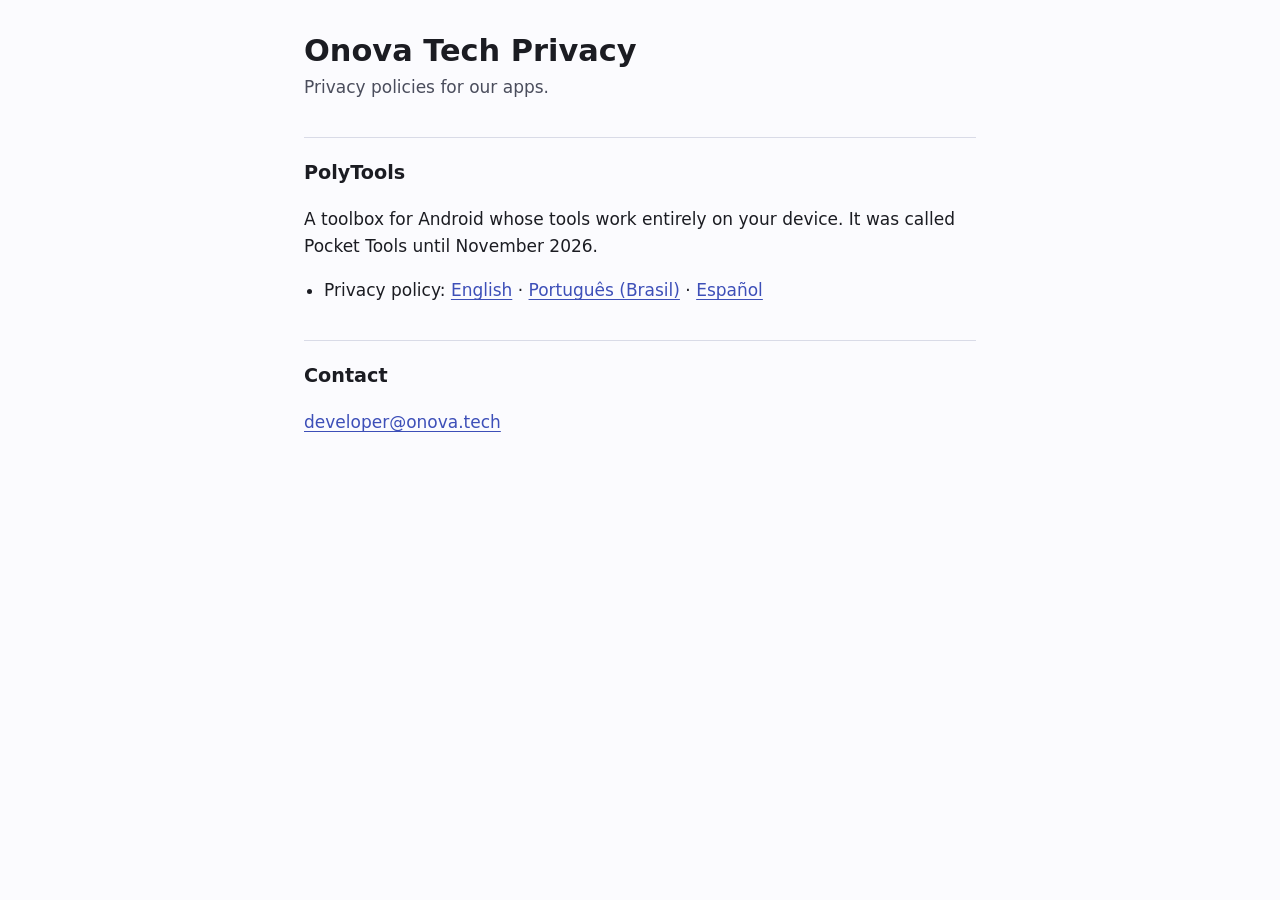
<file: index.html>
<!doctype html>
<html lang="en">
<head>
  <meta charset="utf-8">
  <meta name="viewport" content="width=device-width, initial-scale=1">
  <title>Onova Tech Privacy</title>
  <meta name="description" content="Privacy policies for Onova Tech apps.">
  <link rel="icon" href="/favicon.ico" sizes="32x32">
  <link rel="icon" href="/favicon.svg" type="image/svg+xml">
  <link rel="apple-touch-icon" href="/apple-touch-icon.png">
  <link rel="stylesheet" href="/style.css">
</head>
<body>
<main>
  <h1>Onova Tech Privacy</h1>
  <p class="updated">Privacy policies for our apps.</p>

  <h2>PolyTools</h2>
  <p>A toolbox for Android whose tools work entirely on your device. It was called Pocket Tools until
    November 2026.</p>
  <ul>
    <li>Privacy policy:
      <a href="/polytools/">English</a> ·
      <a href="/polytools/pt-br/" hreflang="pt-BR" lang="pt-BR">Português (Brasil)</a> ·
      <a href="/polytools/es/" hreflang="es" lang="es">Español</a></li>
  </ul>

  <h2>Contact</h2>
  <p><a href="mailto:developer@onova.tech">developer@onova.tech</a></p>
</main>
</body>
</html>
</file>
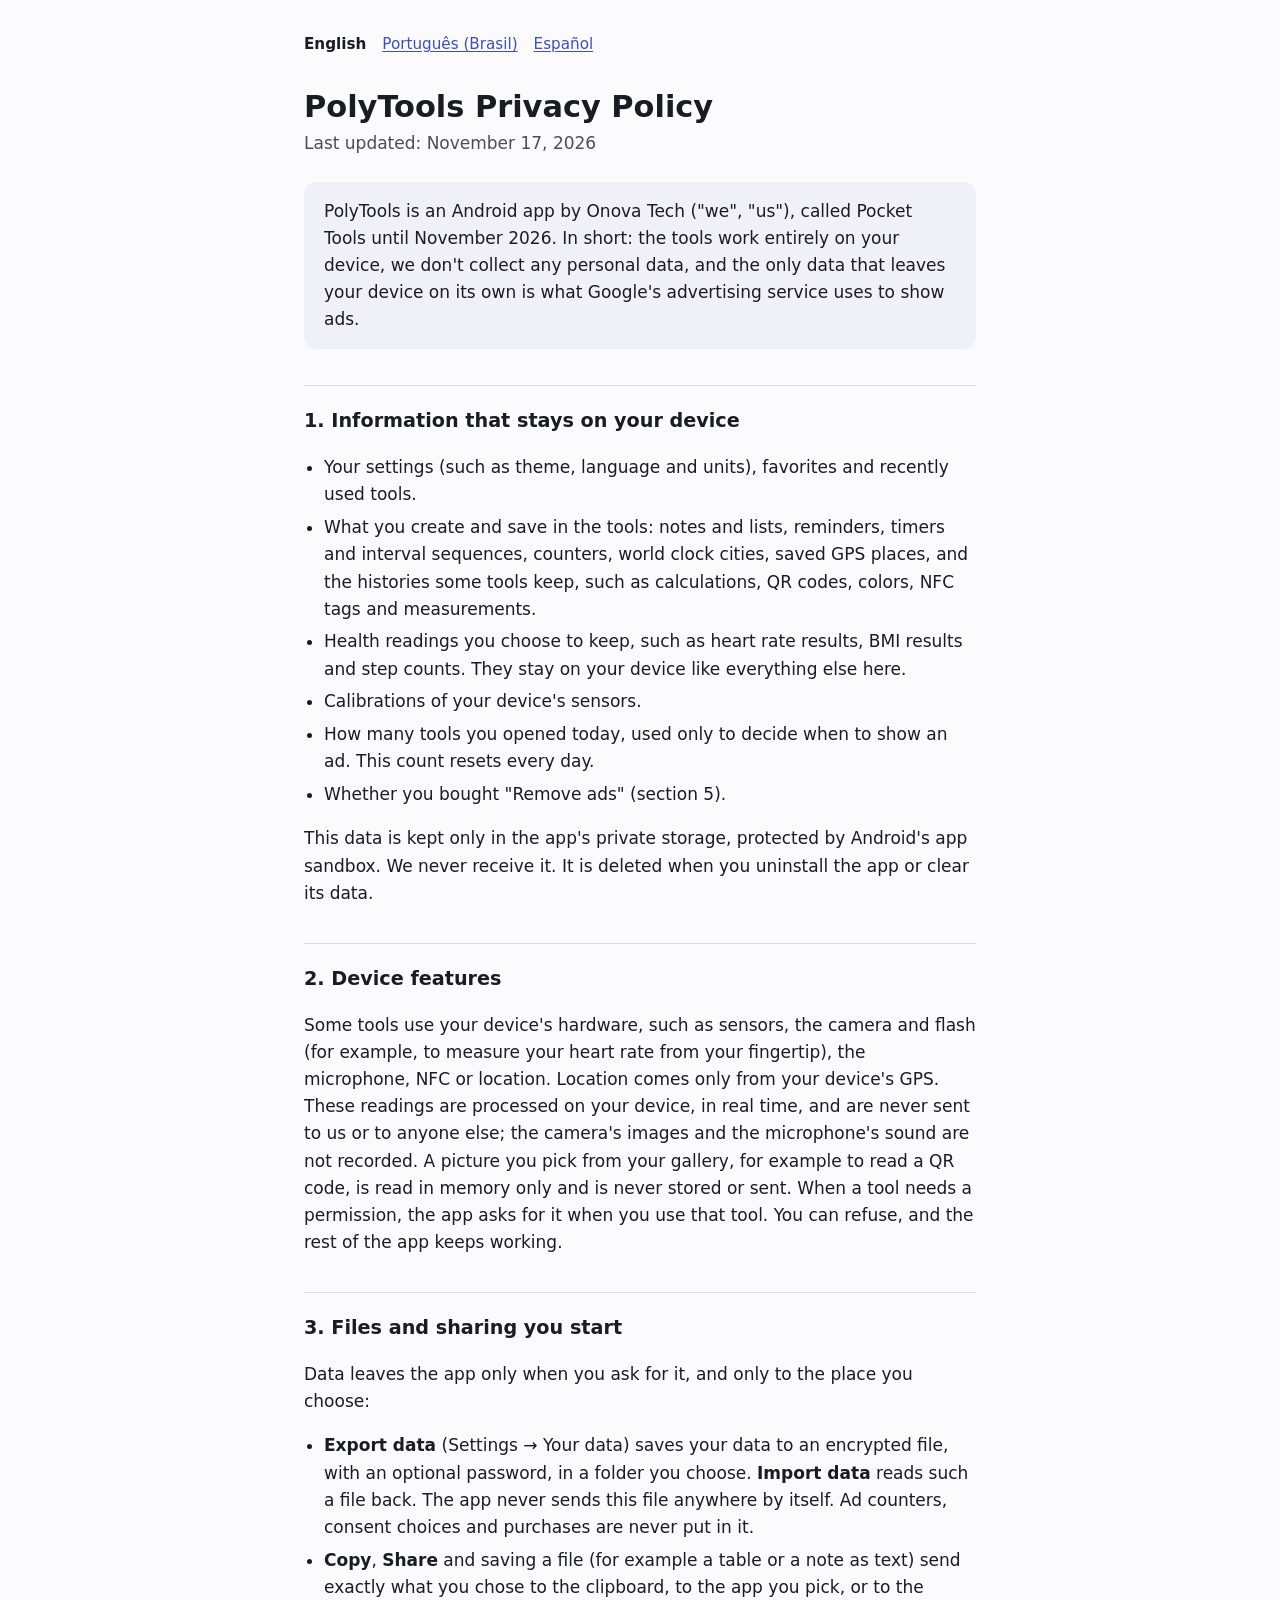
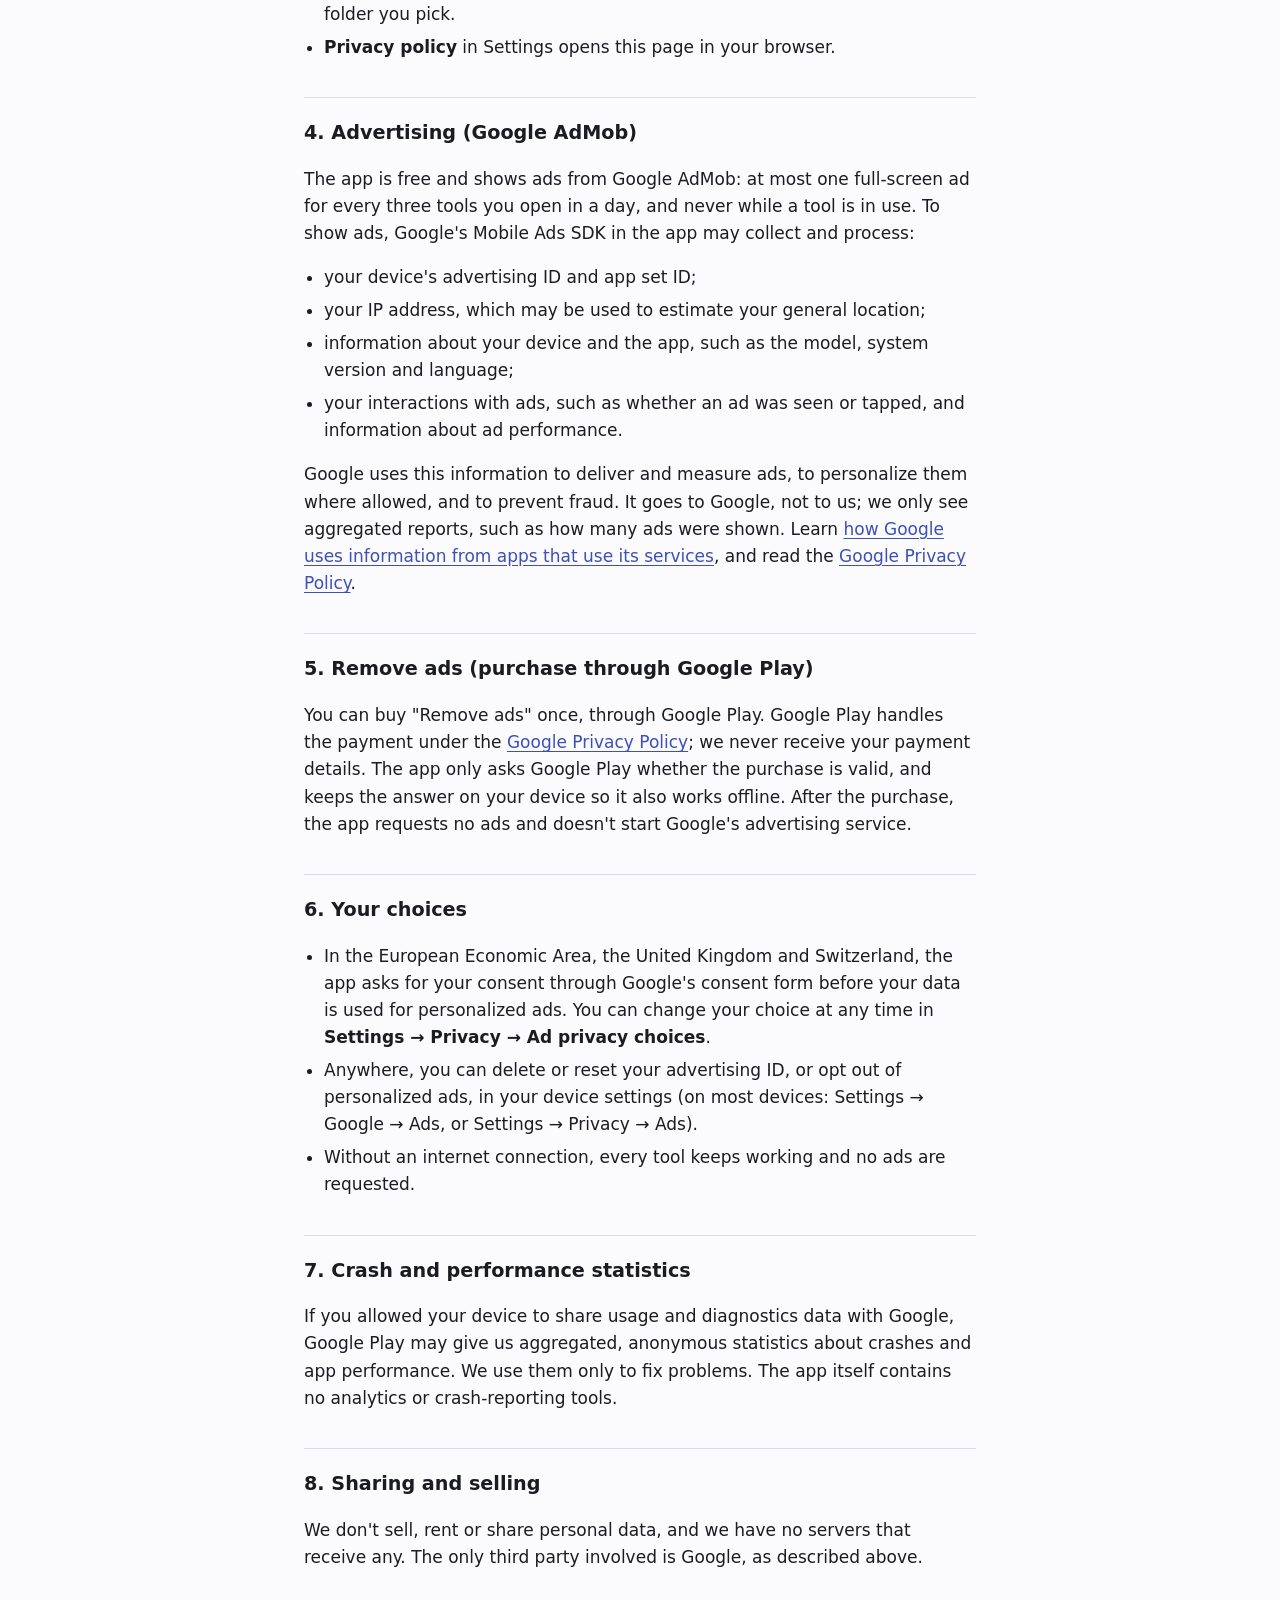
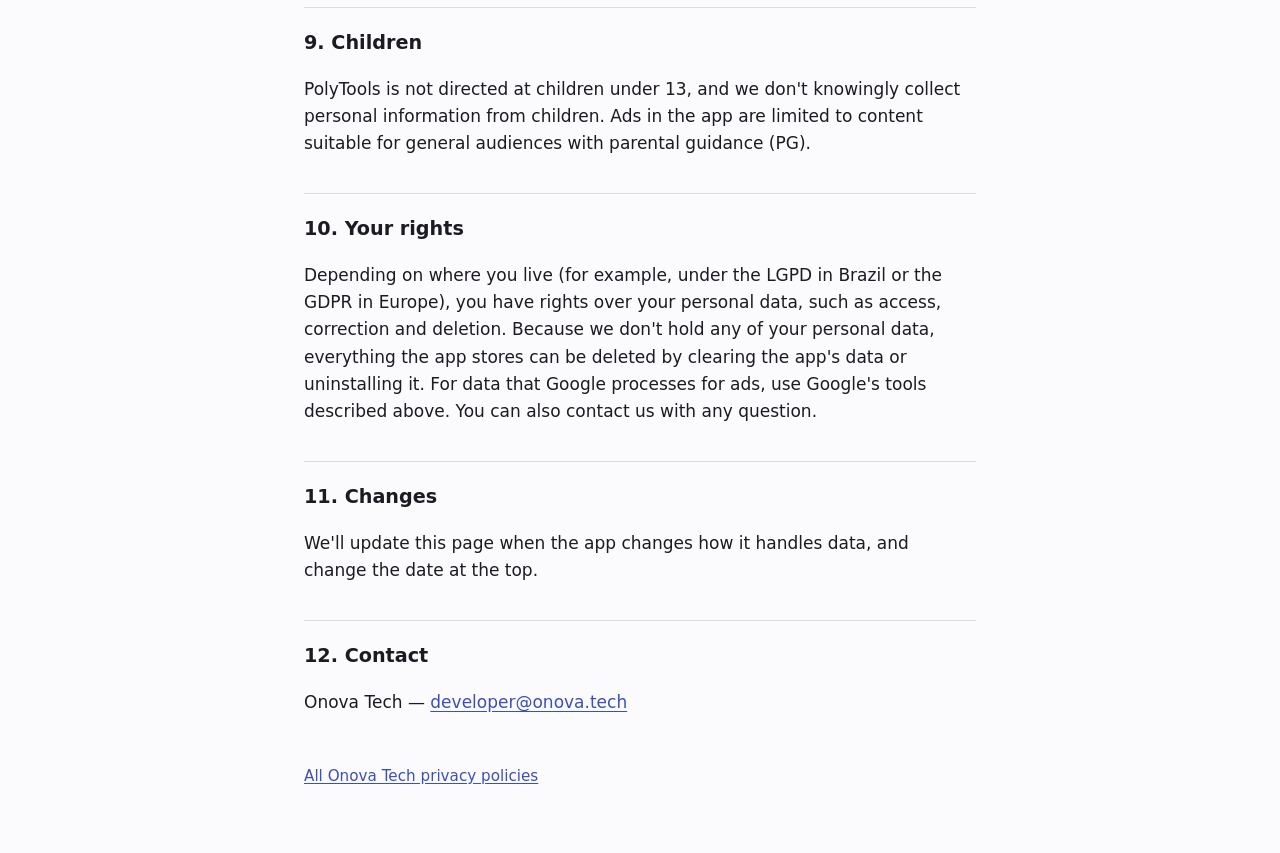
<file: pocket-tools/index.html>
<!doctype html>
<html lang="en">
<head>
  <meta charset="utf-8">
  <meta name="viewport" content="width=device-width, initial-scale=1">
  <title>PolyTools Privacy Policy</title>
  <meta http-equiv="refresh" content="0; url=/polytools/">
  <meta name="robots" content="noindex">
  <link rel="canonical" href="https://privacy.onova.tech/polytools/">
  <link rel="icon" href="/favicon.ico" sizes="32x32">
  <link rel="icon" href="/favicon.svg" type="image/svg+xml">
  <link rel="stylesheet" href="/style.css">
</head>
<body>
<main>
  <p>Pocket Tools is now PolyTools. Its privacy policy is at
    <a href="/polytools/">privacy.onova.tech/polytools</a>.</p>
</main>
</body>
</html>
</file>
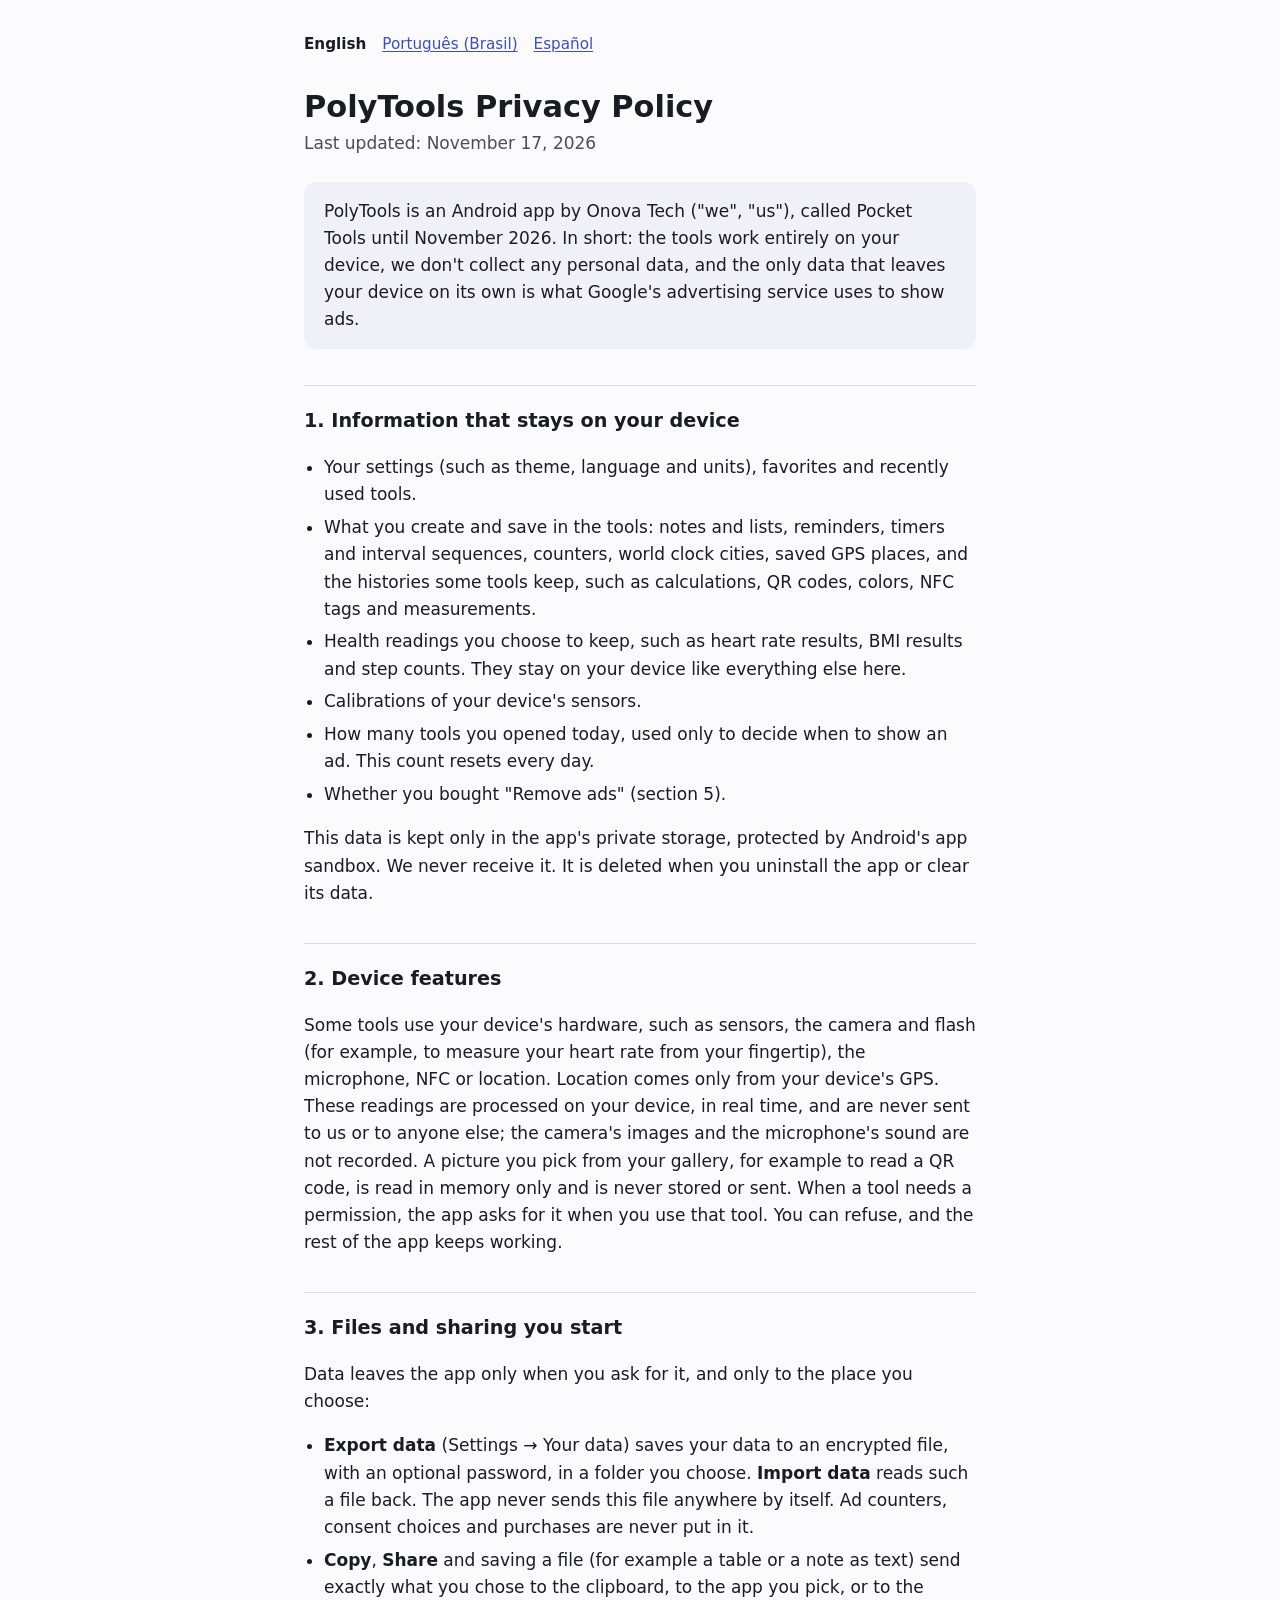
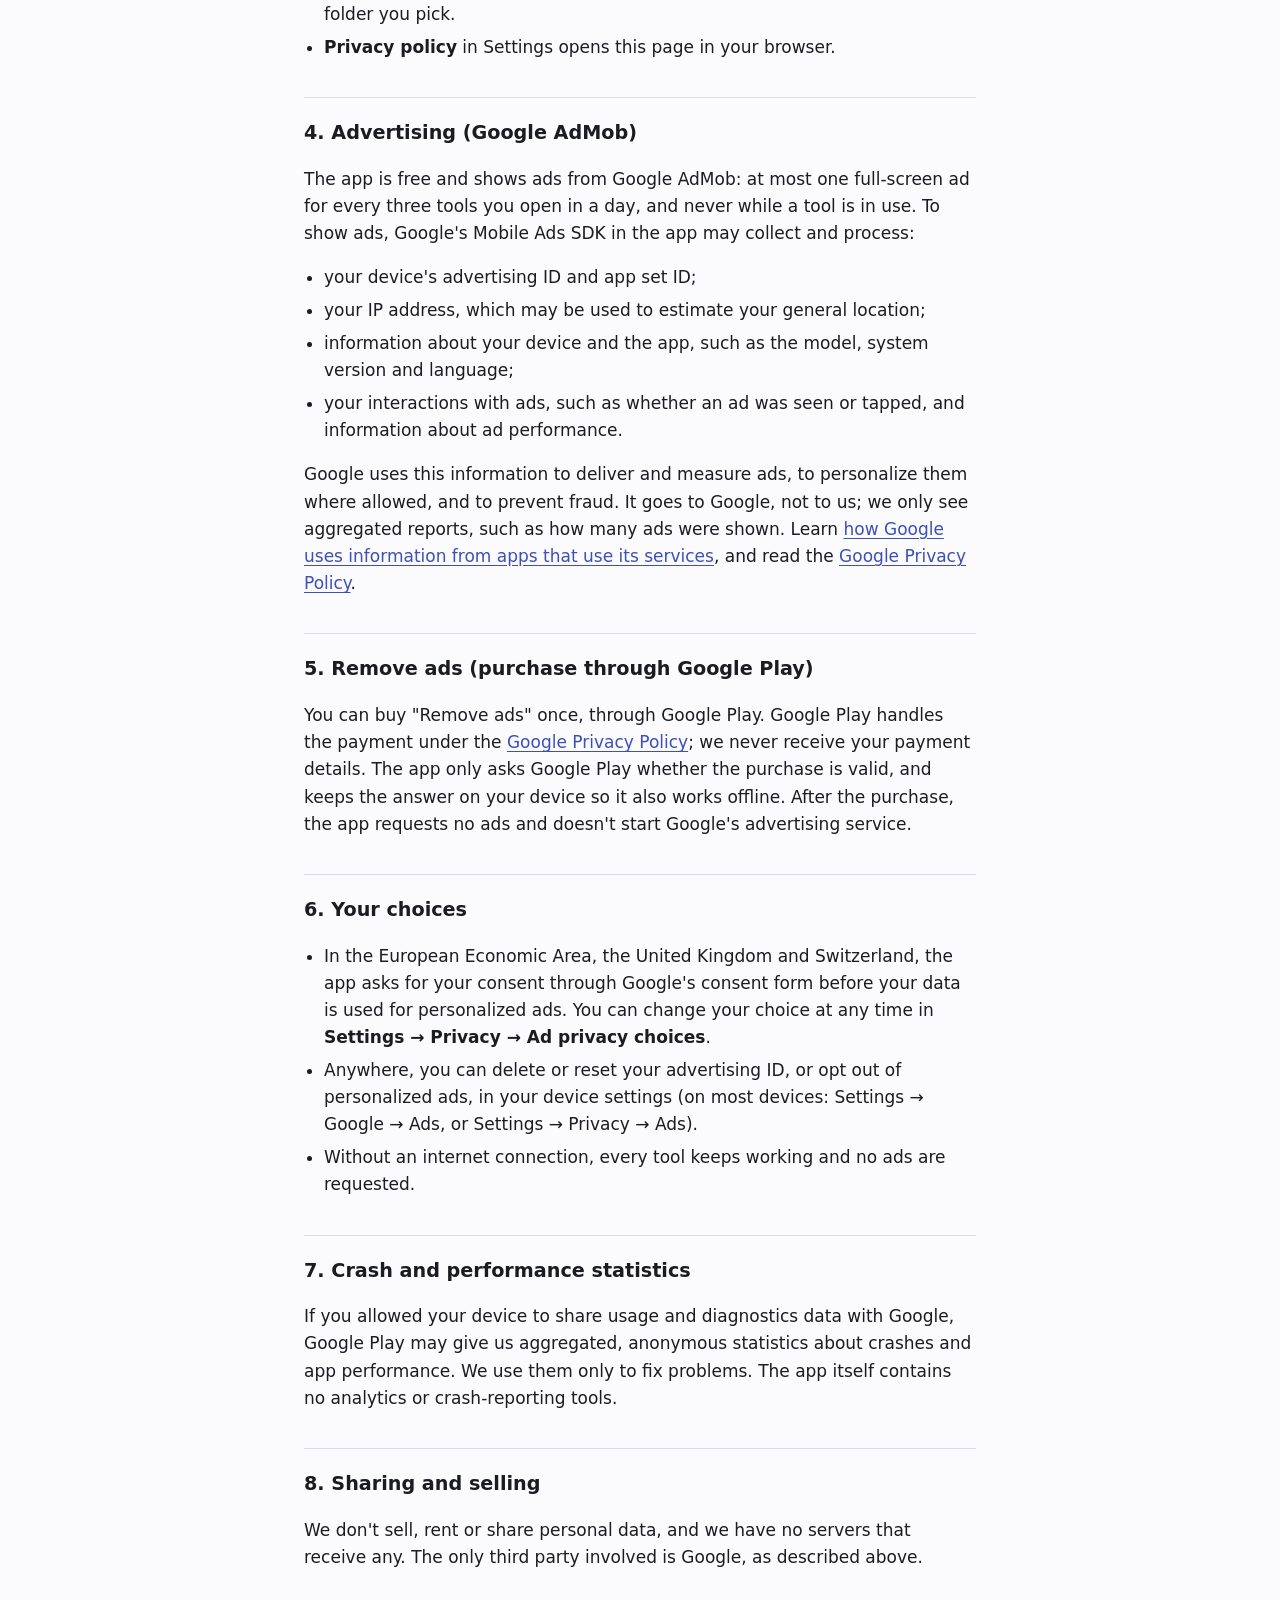
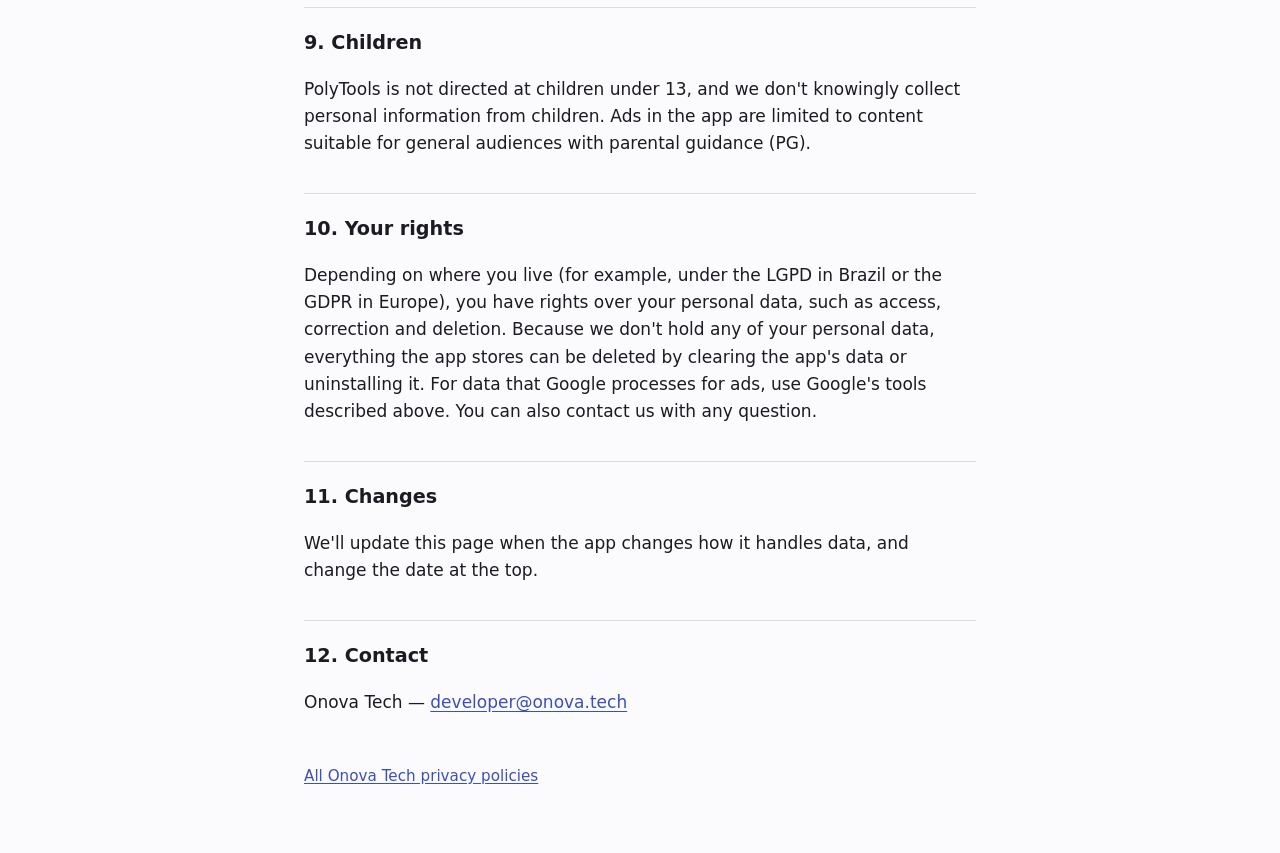
<file: polytools/index.html>
<!doctype html>
<html lang="en">
<head>
  <meta charset="utf-8">
  <meta name="viewport" content="width=device-width, initial-scale=1">
  <title>PolyTools Privacy Policy</title>
  <meta name="description" content="How the PolyTools Android app handles your data.">
  <link rel="canonical" href="https://privacy.onova.tech/polytools/">
  <link rel="alternate" hreflang="en" href="https://privacy.onova.tech/polytools/">
  <link rel="alternate" hreflang="pt-BR" href="https://privacy.onova.tech/polytools/pt-br/">
  <link rel="alternate" hreflang="es" href="https://privacy.onova.tech/polytools/es/">
  <link rel="icon" href="/favicon.ico" sizes="32x32">
  <link rel="icon" href="/favicon.svg" type="image/svg+xml">
  <link rel="apple-touch-icon" href="/apple-touch-icon.png">
  <link rel="stylesheet" href="/style.css">
</head>
<body>
<main>
  <nav class="languages" aria-label="Language">
    <a href="/polytools/" aria-current="page">English</a>
    <a href="/polytools/pt-br/" hreflang="pt-BR" lang="pt-BR">Português (Brasil)</a>
    <a href="/polytools/es/" hreflang="es" lang="es">Español</a>
  </nav>

  <h1>PolyTools Privacy Policy</h1>
  <p class="updated">Last updated: November 17, 2026</p>

  <p class="summary">PolyTools is an Android app by Onova Tech ("we", "us"), called Pocket Tools until
    November 2026. In short: the tools work entirely on your device, we don't collect any personal
    data, and the only data that leaves your device on its own is what Google's advertising service
    uses to show ads.</p>

  <h2>1. Information that stays on your device</h2>
  <ul>
    <li>Your settings (such as theme, language and units), favorites and recently used tools.</li>
    <li>What you create and save in the tools: notes and lists, reminders, timers and interval
      sequences, counters, world clock cities, saved GPS places, and the histories some tools keep,
      such as calculations, QR codes, colors, NFC tags and measurements.</li>
    <li>Health readings you choose to keep, such as heart rate results, BMI results and step counts.
      They stay on your device like everything else here.</li>
    <li>Calibrations of your device's sensors.</li>
    <li>How many tools you opened today, used only to decide when to show an ad. This count resets
      every day.</li>
    <li>Whether you bought "Remove ads" (section 5).</li>
  </ul>
  <p>This data is kept only in the app's private storage, protected by Android's app sandbox. We
    never receive it. It is deleted when you uninstall the app or clear its data.</p>

  <h2>2. Device features</h2>
  <p>Some tools use your device's hardware, such as sensors, the camera and flash (for example, to
    measure your heart rate from your fingertip), the microphone, NFC or location. Location comes
    only from your device's GPS. These readings are processed on your device, in real time, and are
    never sent to us or to anyone else; the camera's images and the microphone's sound are not
    recorded. A picture you pick from your gallery, for example to read a QR code, is read in memory
    only and is never stored or sent. When a tool needs a permission, the app asks for it when you
    use that tool. You can refuse, and the rest of the app keeps working.</p>

  <h2>3. Files and sharing you start</h2>
  <p>Data leaves the app only when you ask for it, and only to the place you choose:</p>
  <ul>
    <li><strong>Export data</strong> (Settings → Your data) saves your data to an encrypted file,
      with an optional password, in a folder you choose. <strong>Import data</strong> reads such a
      file back. The app never sends this file anywhere by itself. Ad counters, consent choices and
      purchases are never put in it.</li>
    <li><strong>Copy</strong>, <strong>Share</strong> and saving a file (for example a table or a
      note as text) send exactly what you chose to the clipboard, to the app you pick, or to the
      folder you pick.</li>
    <li><strong>Privacy policy</strong> in Settings opens this page in your browser.</li>
  </ul>

  <h2>4. Advertising (Google AdMob)</h2>
  <p>The app is free and shows ads from Google AdMob: at most one full-screen ad for every three
    tools you open in a day, and never while a tool is in use. To show ads, Google's Mobile Ads SDK
    in the app may collect and process:</p>
  <ul>
    <li>your device's advertising ID and app set ID;</li>
    <li>your IP address, which may be used to estimate your general location;</li>
    <li>information about your device and the app, such as the model, system version and
      language;</li>
    <li>your interactions with ads, such as whether an ad was seen or tapped, and information about
      ad performance.</li>
  </ul>
  <p>Google uses this information to deliver and measure ads, to personalize them where allowed, and
    to prevent fraud. It goes to Google, not to us; we only see aggregated reports, such as how many
    ads were shown. Learn
    <a href="https://policies.google.com/technologies/partner-sites">how Google uses information
      from apps that use its services</a>, and read the
    <a href="https://policies.google.com/privacy">Google Privacy Policy</a>.</p>

  <h2>5. Remove ads (purchase through Google Play)</h2>
  <p>You can buy "Remove ads" once, through Google Play. Google Play handles the payment under the
    <a href="https://policies.google.com/privacy">Google Privacy Policy</a>; we never receive your
    payment details. The app only asks Google Play whether the purchase is valid, and keeps the
    answer on your device so it also works offline. After the purchase, the app requests no ads and
    doesn't start Google's advertising service.</p>

  <h2>6. Your choices</h2>
  <ul>
    <li>In the European Economic Area, the United Kingdom and Switzerland, the app asks for your
      consent through Google's consent form before your data is used for personalized ads. You can
      change your choice at any time in <strong>Settings → Privacy → Ad privacy choices</strong>.</li>
    <li>Anywhere, you can delete or reset your advertising ID, or opt out of personalized ads, in
      your device settings (on most devices: Settings → Google → Ads, or Settings → Privacy →
      Ads).</li>
    <li>Without an internet connection, every tool keeps working and no ads are requested.</li>
  </ul>

  <h2>7. Crash and performance statistics</h2>
  <p>If you allowed your device to share usage and diagnostics data with Google, Google Play may give
    us aggregated, anonymous statistics about crashes and app performance. We use them only to fix
    problems. The app itself contains no analytics or crash-reporting tools.</p>

  <h2>8. Sharing and selling</h2>
  <p>We don't sell, rent or share personal data, and we have no servers that receive any. The only
    third party involved is Google, as described above.</p>

  <h2>9. Children</h2>
  <p>PolyTools is not directed at children under 13, and we don't knowingly collect personal
    information from children. Ads in the app are limited to content suitable for general audiences
    with parental guidance (PG).</p>

  <h2>10. Your rights</h2>
  <p>Depending on where you live (for example, under the LGPD in Brazil or the GDPR in Europe), you
    have rights over your personal data, such as access, correction and deletion. Because we don't
    hold any of your personal data, everything the app stores can be deleted by clearing the app's
    data or uninstalling it. For data that Google processes for ads, use Google's tools described
    above. You can also contact us with any question.</p>

  <h2>11. Changes</h2>
  <p>We'll update this page when the app changes how it handles data, and change the date at the
    top.</p>

  <h2>12. Contact</h2>
  <p>Onova Tech — <a href="mailto:developer@onova.tech">developer@onova.tech</a></p>

  <footer><a href="/">All Onova Tech privacy policies</a></footer>
</main>
</body>
</html>
</file>
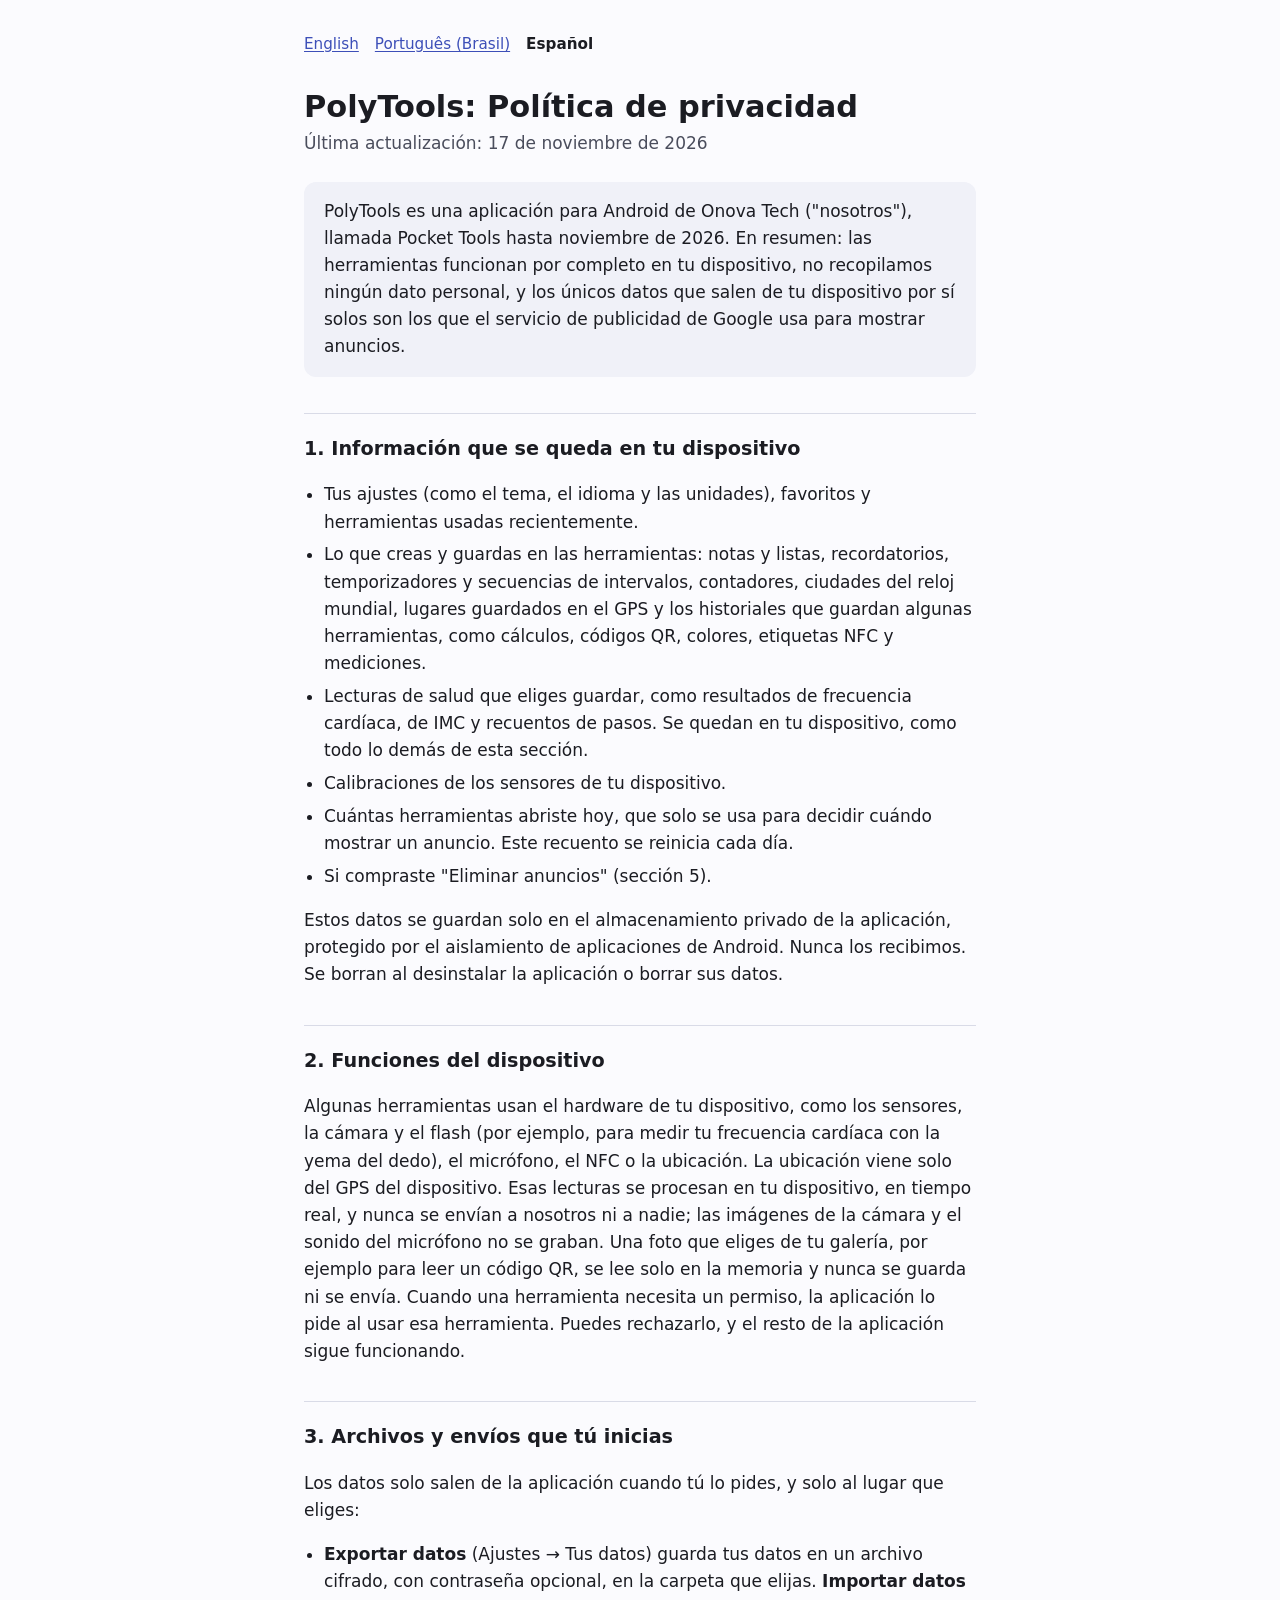
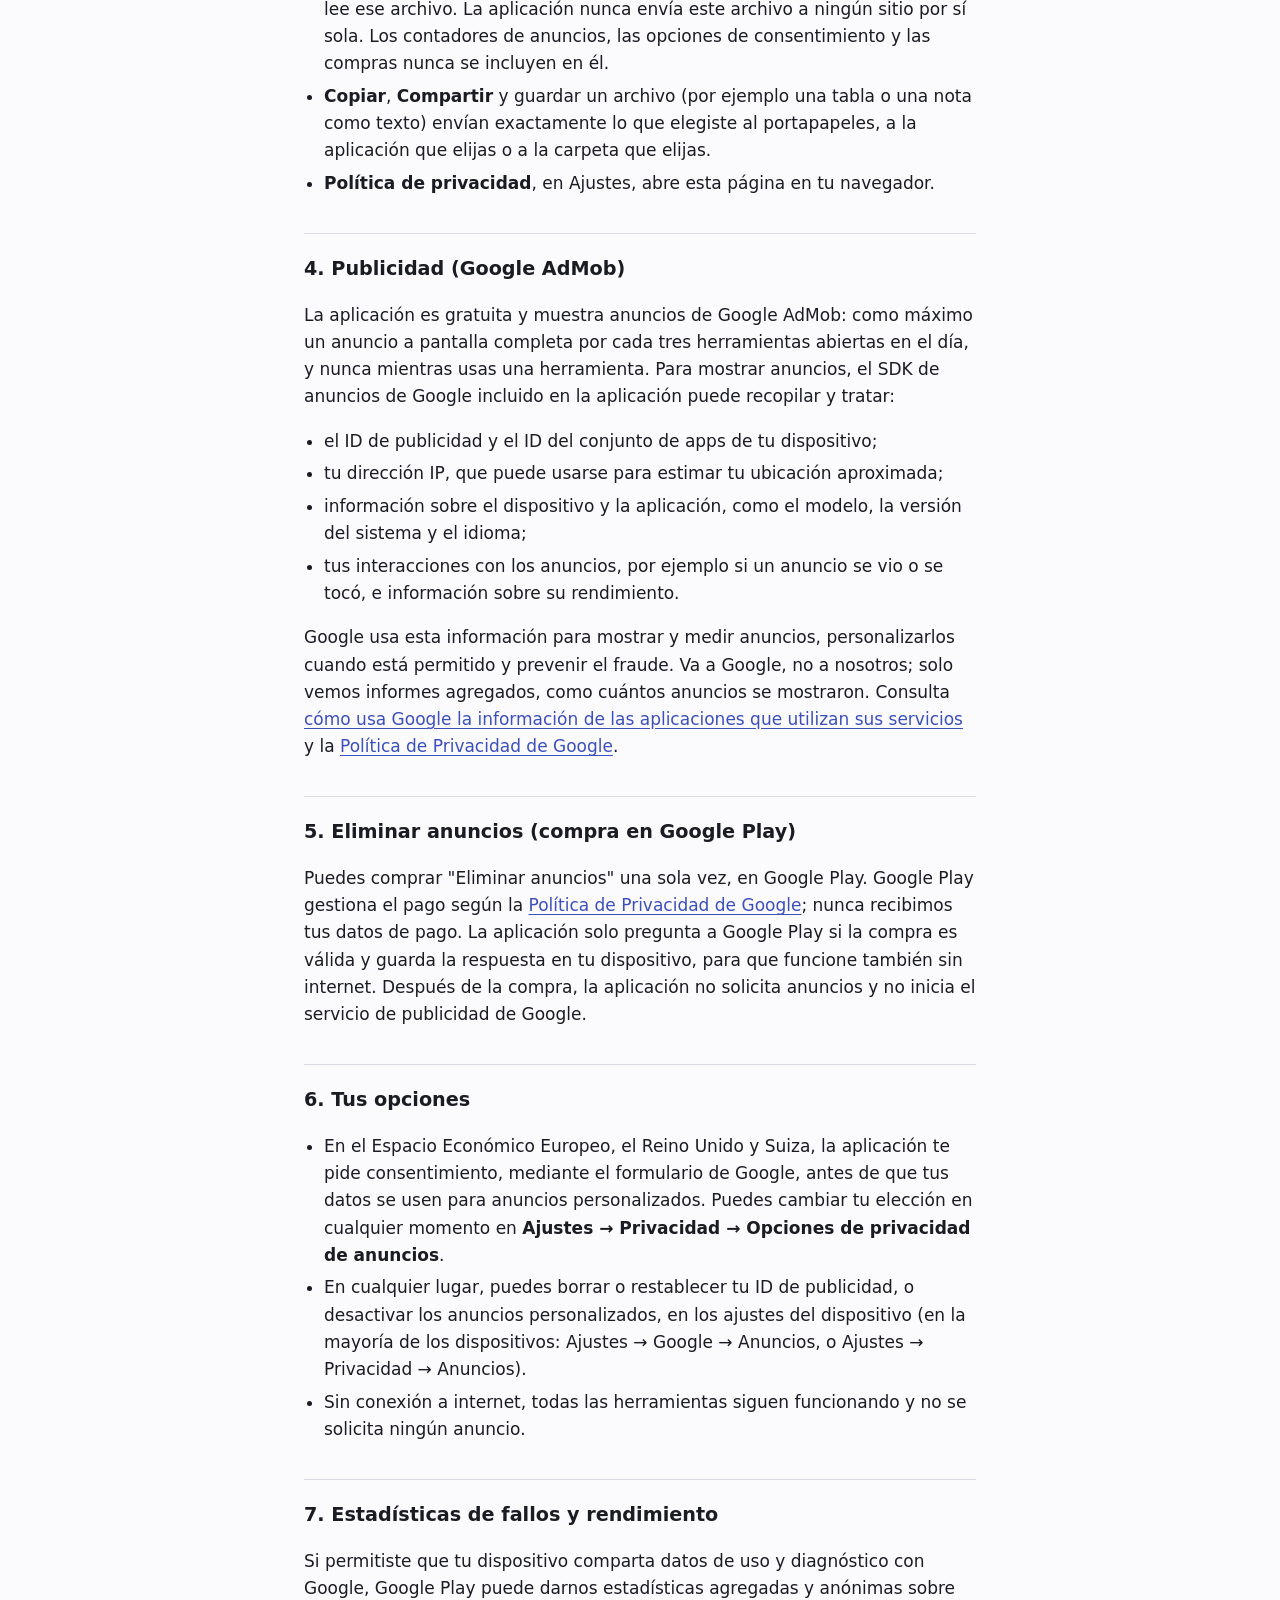
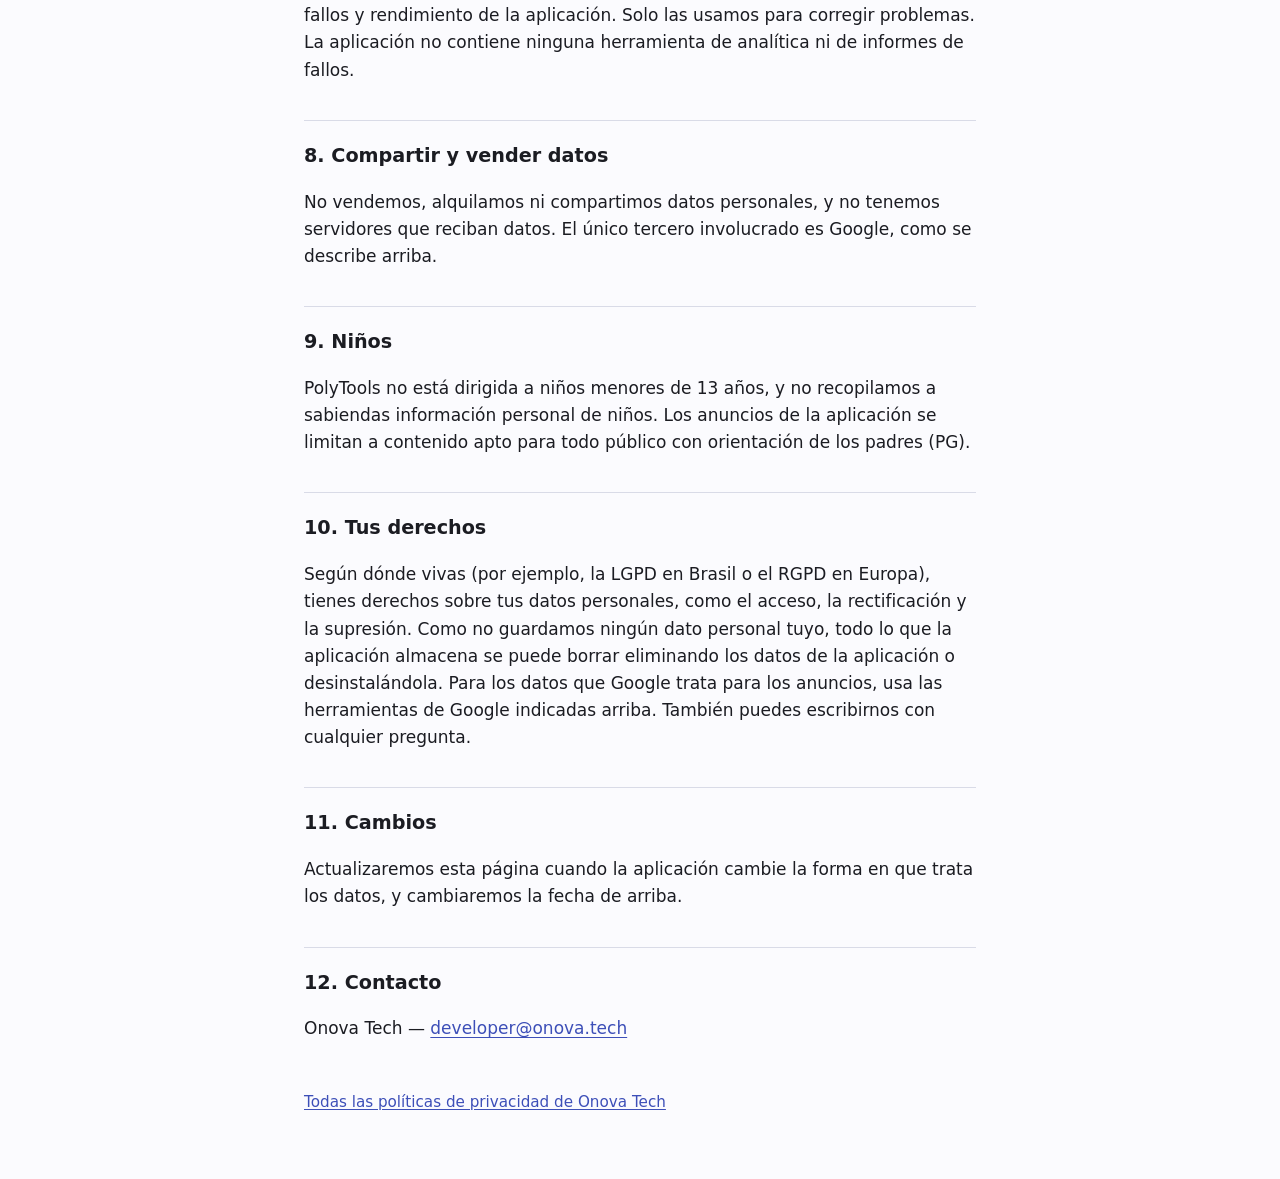
<file: pocket-tools/es/index.html>
<!doctype html>
<html lang="es">
<head>
  <meta charset="utf-8">
  <meta name="viewport" content="width=device-width, initial-scale=1">
  <title>PolyTools: Política de privacidad</title>
  <meta http-equiv="refresh" content="0; url=/polytools/es/">
  <meta name="robots" content="noindex">
  <link rel="canonical" href="https://privacy.onova.tech/polytools/es/">
  <link rel="icon" href="/favicon.ico" sizes="32x32">
  <link rel="icon" href="/favicon.svg" type="image/svg+xml">
  <link rel="stylesheet" href="/style.css">
</head>
<body>
<main>
  <p>Pocket Tools ahora es PolyTools. Su política de privacidad está en
    <a href="/polytools/es/">privacy.onova.tech/polytools/es</a>.</p>
</main>
</body>
</html>
</file>
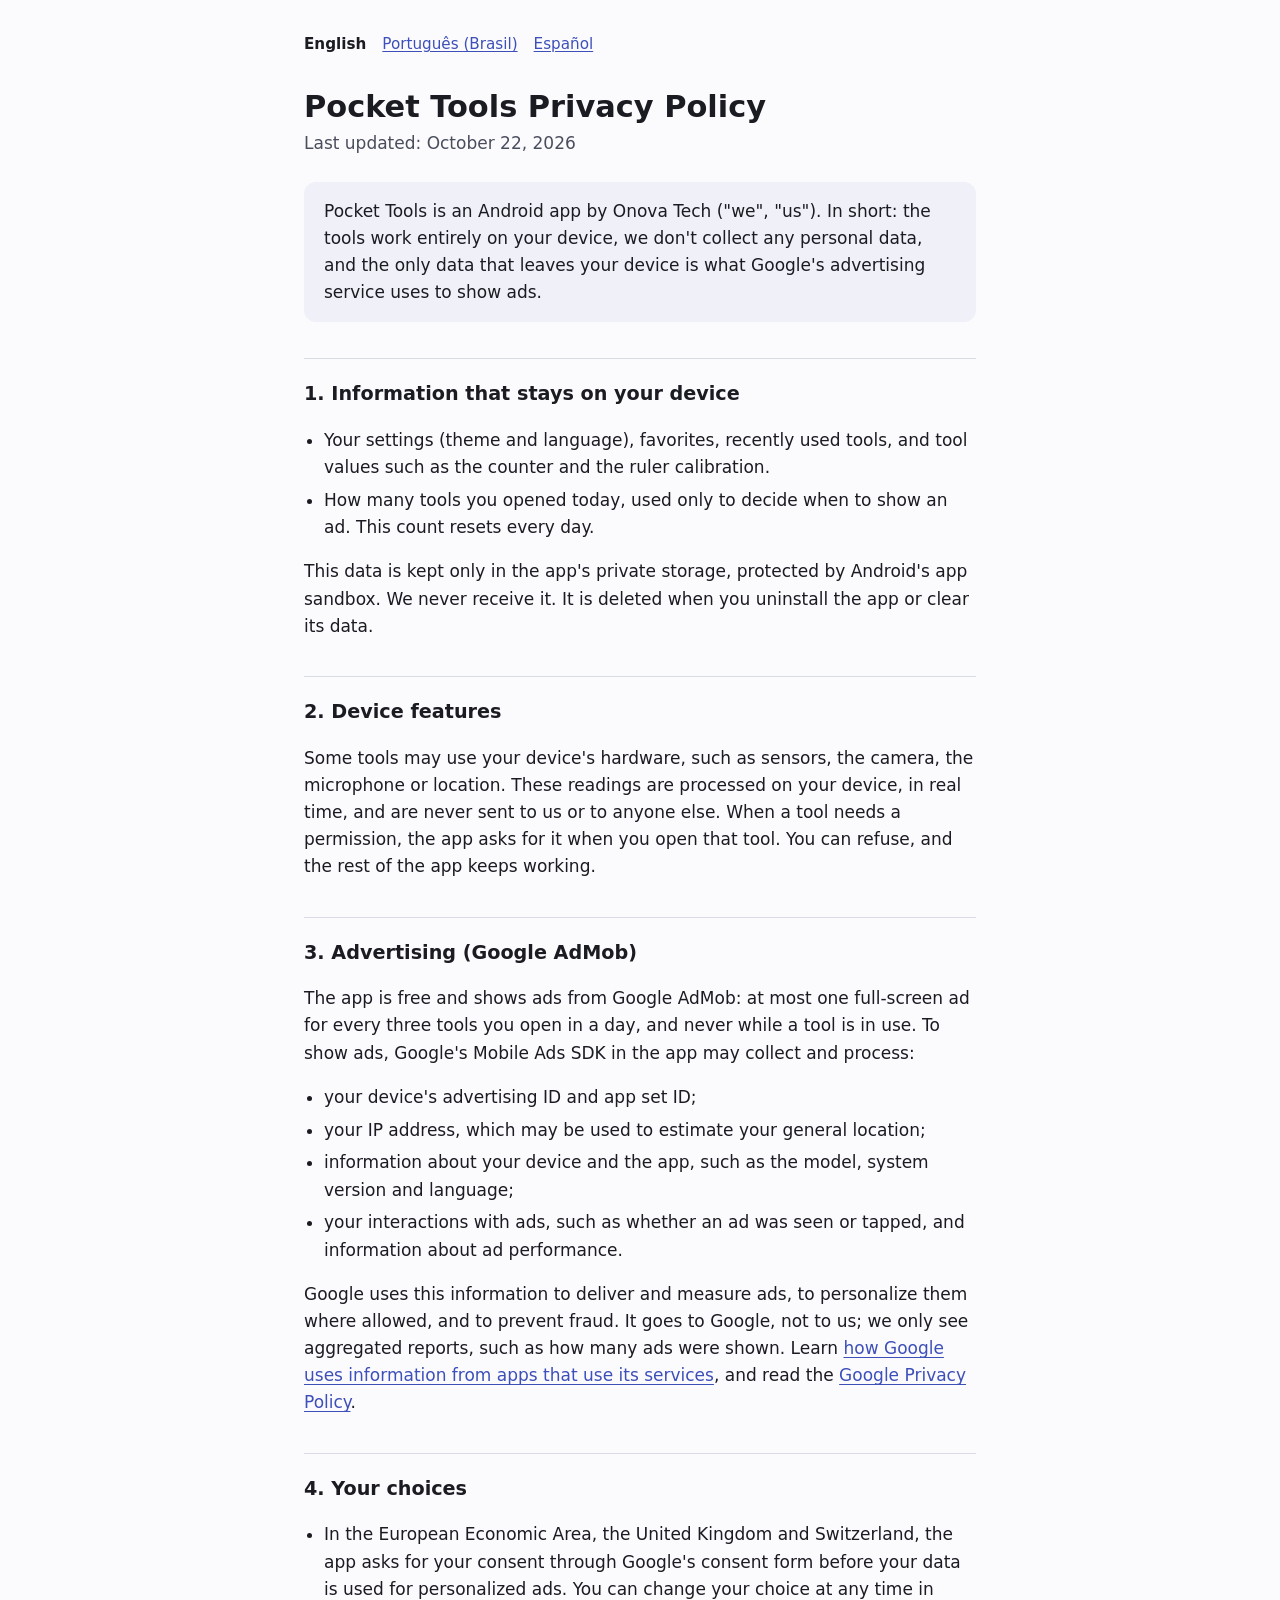
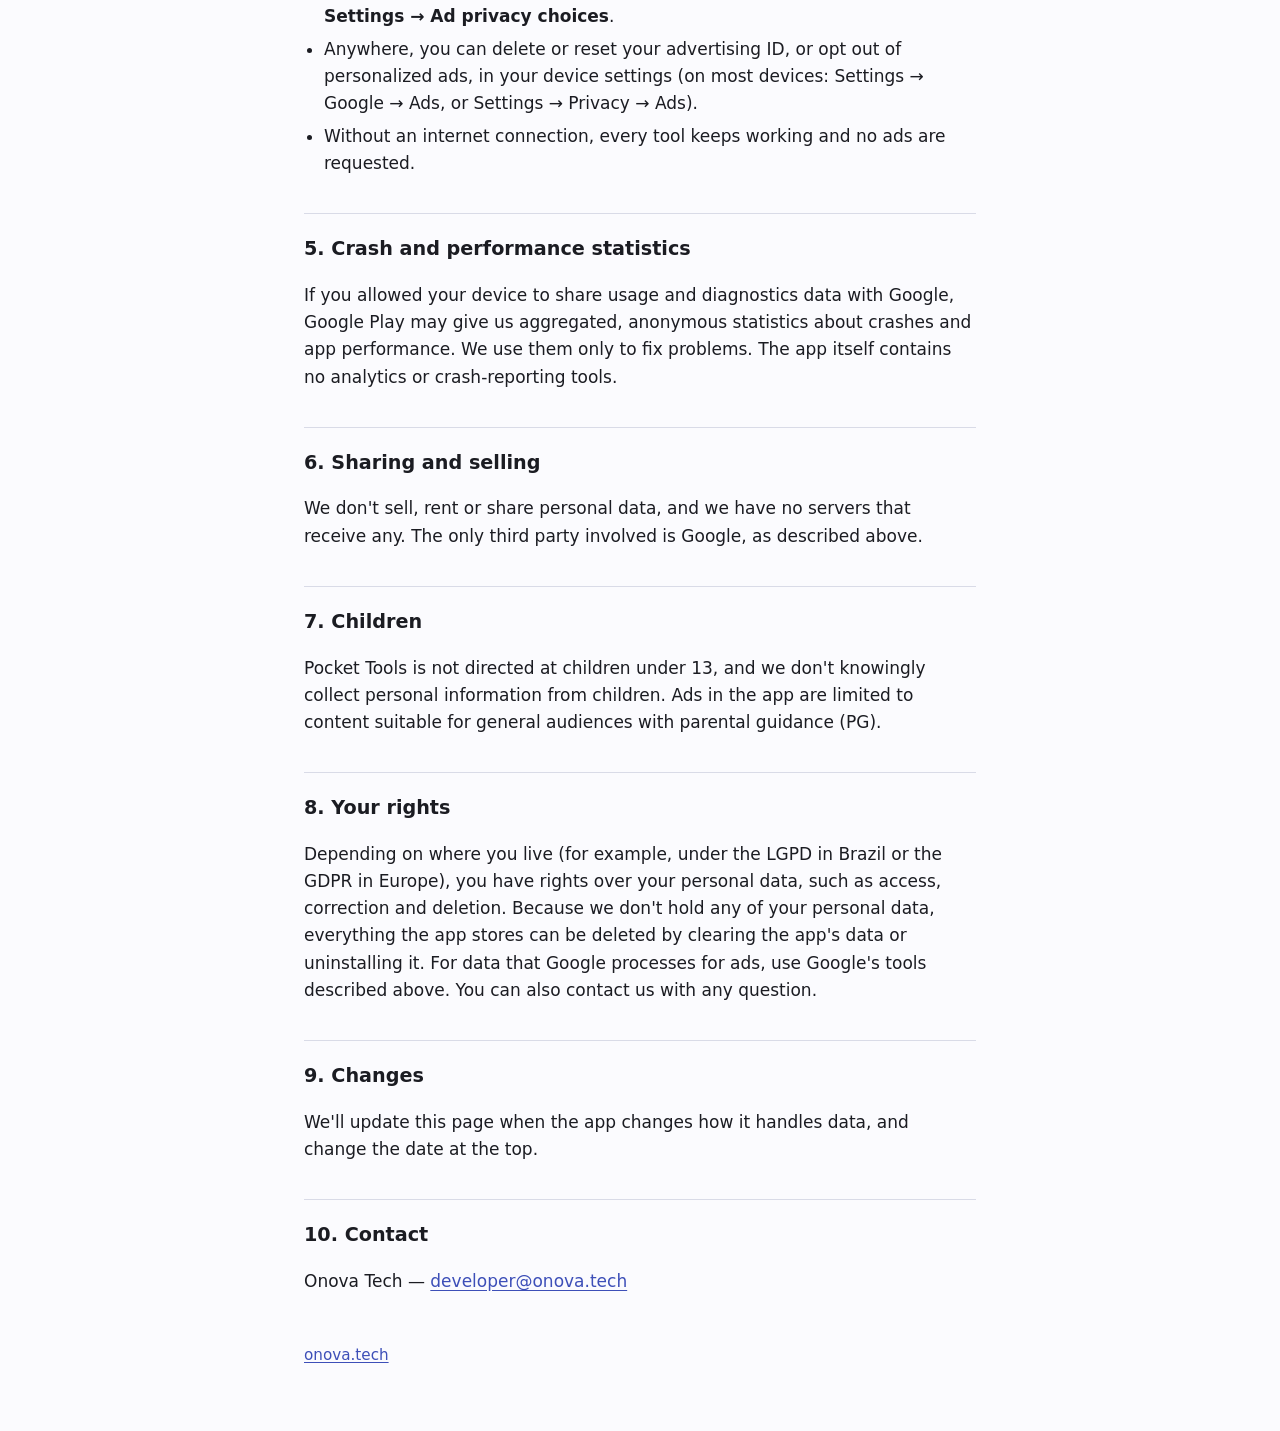
<file: pocket-tools/privacy/index.html>
<!doctype html>
<html lang="en">
<head>
  <meta charset="utf-8">
  <meta name="viewport" content="width=device-width, initial-scale=1">
  <title>Pocket Tools Privacy Policy</title>
  <meta name="description" content="How the Pocket Tools Android app handles your data.">
  <link rel="alternate" hreflang="en" href="https://onova.tech/pocket-tools/privacy/">
  <link rel="alternate" hreflang="pt-BR" href="https://onova.tech/pocket-tools/privacy/pt-br/">
  <link rel="alternate" hreflang="es" href="https://onova.tech/pocket-tools/privacy/es/">
  <link rel="stylesheet" href="/style.css">
</head>
<body>
<main>
  <nav class="languages" aria-label="Language">
    <a href="/pocket-tools/privacy/" aria-current="page">English</a>
    <a href="/pocket-tools/privacy/pt-br/" hreflang="pt-BR" lang="pt-BR">Português (Brasil)</a>
    <a href="/pocket-tools/privacy/es/" hreflang="es" lang="es">Español</a>
  </nav>

  <h1>Pocket Tools Privacy Policy</h1>
  <p class="updated">Last updated: October 22, 2026</p>

  <p class="summary">Pocket Tools is an Android app by Onova Tech ("we", "us"). In short: the tools work
    entirely on your device, we don't collect any personal data, and the only data that leaves your
    device is what Google's advertising service uses to show ads.</p>

  <h2>1. Information that stays on your device</h2>
  <ul>
    <li>Your settings (theme and language), favorites, recently used tools, and tool values such as
      the counter and the ruler calibration.</li>
    <li>How many tools you opened today, used only to decide when to show an ad. This count resets
      every day.</li>
  </ul>
  <p>This data is kept only in the app's private storage, protected by Android's app sandbox. We
    never receive it. It is deleted when you uninstall the app or clear its data.</p>

  <h2>2. Device features</h2>
  <p>Some tools may use your device's hardware, such as sensors, the camera, the microphone or
    location. These readings are processed on your device, in real time, and are never sent to us or
    to anyone else. When a tool needs a permission, the app asks for it when you open that tool. You
    can refuse, and the rest of the app keeps working.</p>

  <h2>3. Advertising (Google AdMob)</h2>
  <p>The app is free and shows ads from Google AdMob: at most one full-screen ad for every three
    tools you open in a day, and never while a tool is in use. To show ads, Google's Mobile Ads SDK
    in the app may collect and process:</p>
  <ul>
    <li>your device's advertising ID and app set ID;</li>
    <li>your IP address, which may be used to estimate your general location;</li>
    <li>information about your device and the app, such as the model, system version and
      language;</li>
    <li>your interactions with ads, such as whether an ad was seen or tapped, and information about
      ad performance.</li>
  </ul>
  <p>Google uses this information to deliver and measure ads, to personalize them where allowed, and
    to prevent fraud. It goes to Google, not to us; we only see aggregated reports, such as how many
    ads were shown. Learn
    <a href="https://policies.google.com/technologies/partner-sites">how Google uses information
      from apps that use its services</a>, and read the
    <a href="https://policies.google.com/privacy">Google Privacy Policy</a>.</p>

  <h2>4. Your choices</h2>
  <ul>
    <li>In the European Economic Area, the United Kingdom and Switzerland, the app asks for your
      consent through Google's consent form before your data is used for personalized ads. You can
      change your choice at any time in <strong>Settings → Ad privacy choices</strong>.</li>
    <li>Anywhere, you can delete or reset your advertising ID, or opt out of personalized ads, in
      your device settings (on most devices: Settings → Google → Ads, or Settings → Privacy →
      Ads).</li>
    <li>Without an internet connection, every tool keeps working and no ads are requested.</li>
  </ul>

  <h2>5. Crash and performance statistics</h2>
  <p>If you allowed your device to share usage and diagnostics data with Google, Google Play may give
    us aggregated, anonymous statistics about crashes and app performance. We use them only to fix
    problems. The app itself contains no analytics or crash-reporting tools.</p>

  <h2>6. Sharing and selling</h2>
  <p>We don't sell, rent or share personal data, and we have no servers that receive any. The only
    third party involved is Google, as described above.</p>

  <h2>7. Children</h2>
  <p>Pocket Tools is not directed at children under 13, and we don't knowingly collect personal
    information from children. Ads in the app are limited to content suitable for general audiences
    with parental guidance (PG).</p>

  <h2>8. Your rights</h2>
  <p>Depending on where you live (for example, under the LGPD in Brazil or the GDPR in Europe), you
    have rights over your personal data, such as access, correction and deletion. Because we don't
    hold any of your personal data, everything the app stores can be deleted by clearing the app's
    data or uninstalling it. For data that Google processes for ads, use Google's tools described
    above. You can also contact us with any question.</p>

  <h2>9. Changes</h2>
  <p>We'll update this page when the app changes how it handles data, and change the date at the
    top.</p>

  <h2>10. Contact</h2>
  <p>Onova Tech — <a href="mailto:developer@onova.tech">developer@onova.tech</a></p>

  <footer><a href="/">onova.tech</a></footer>
</main>
</body>
</html>
</file>
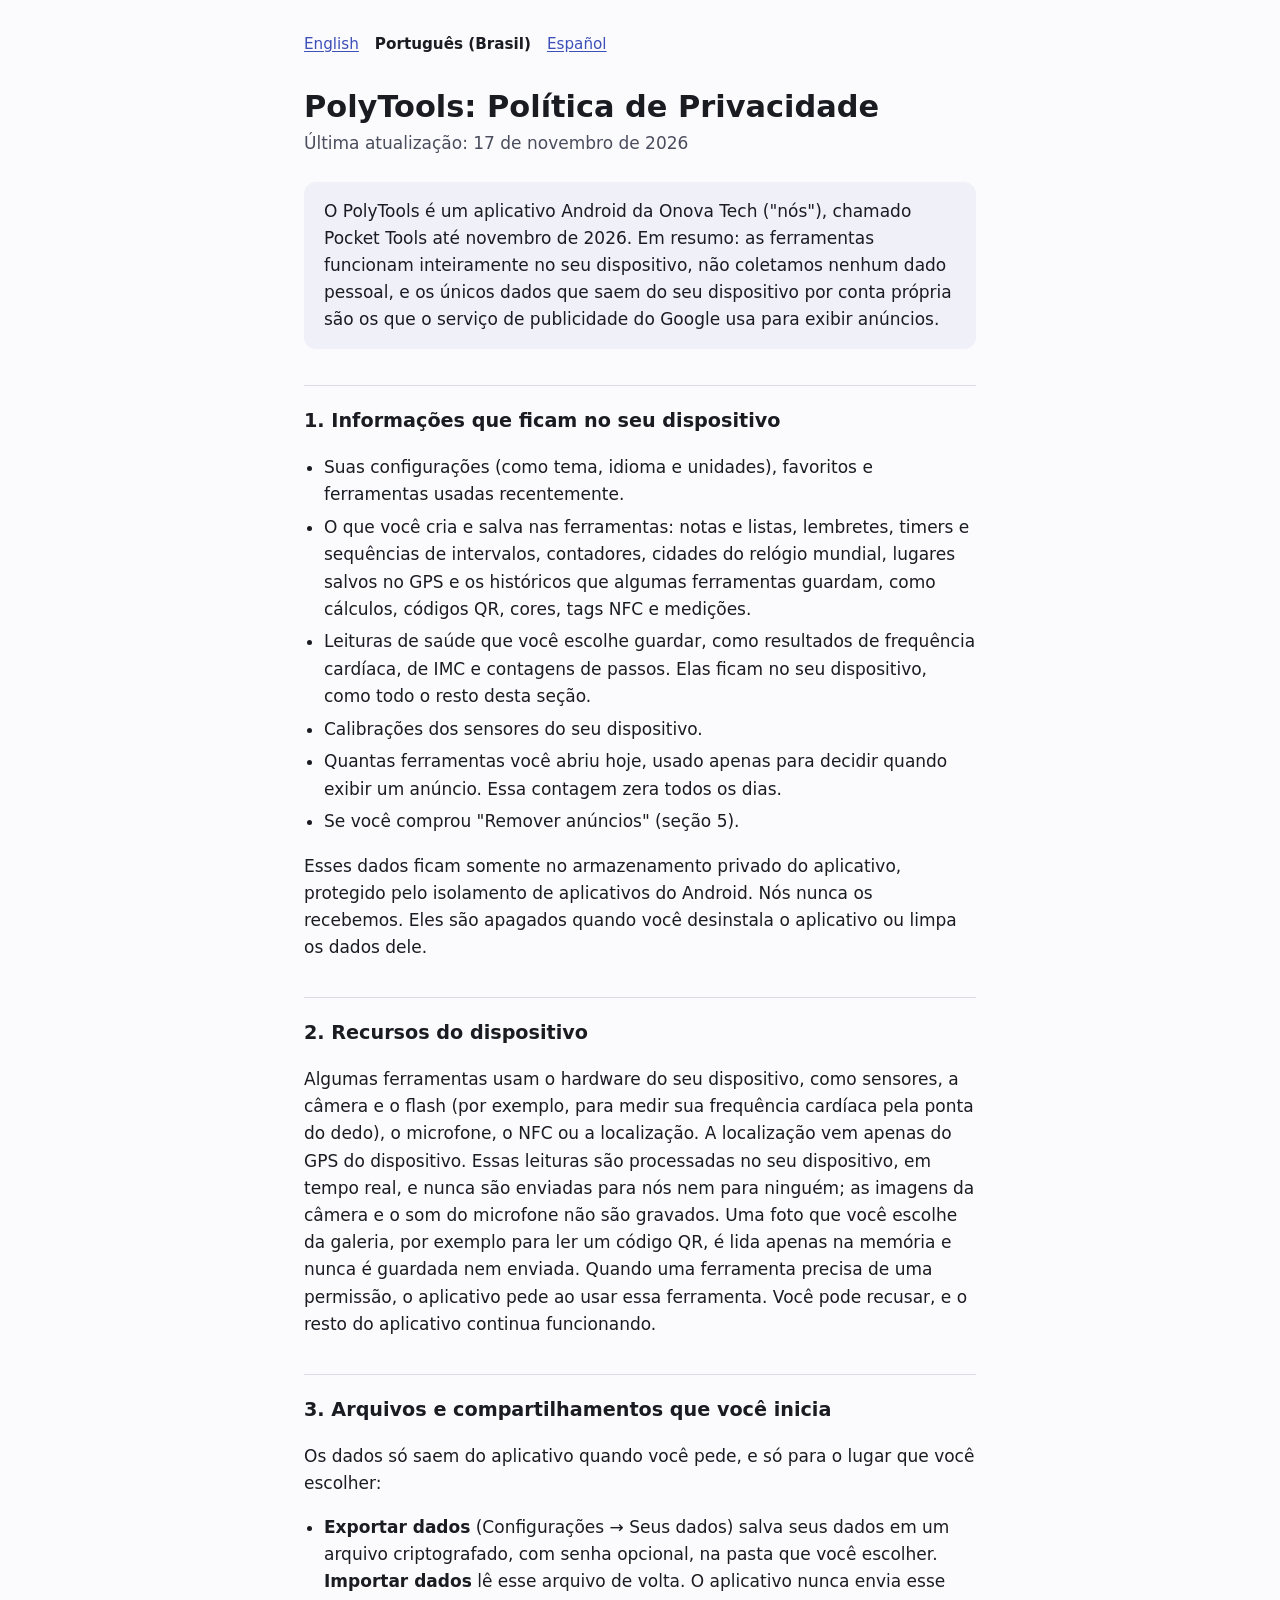
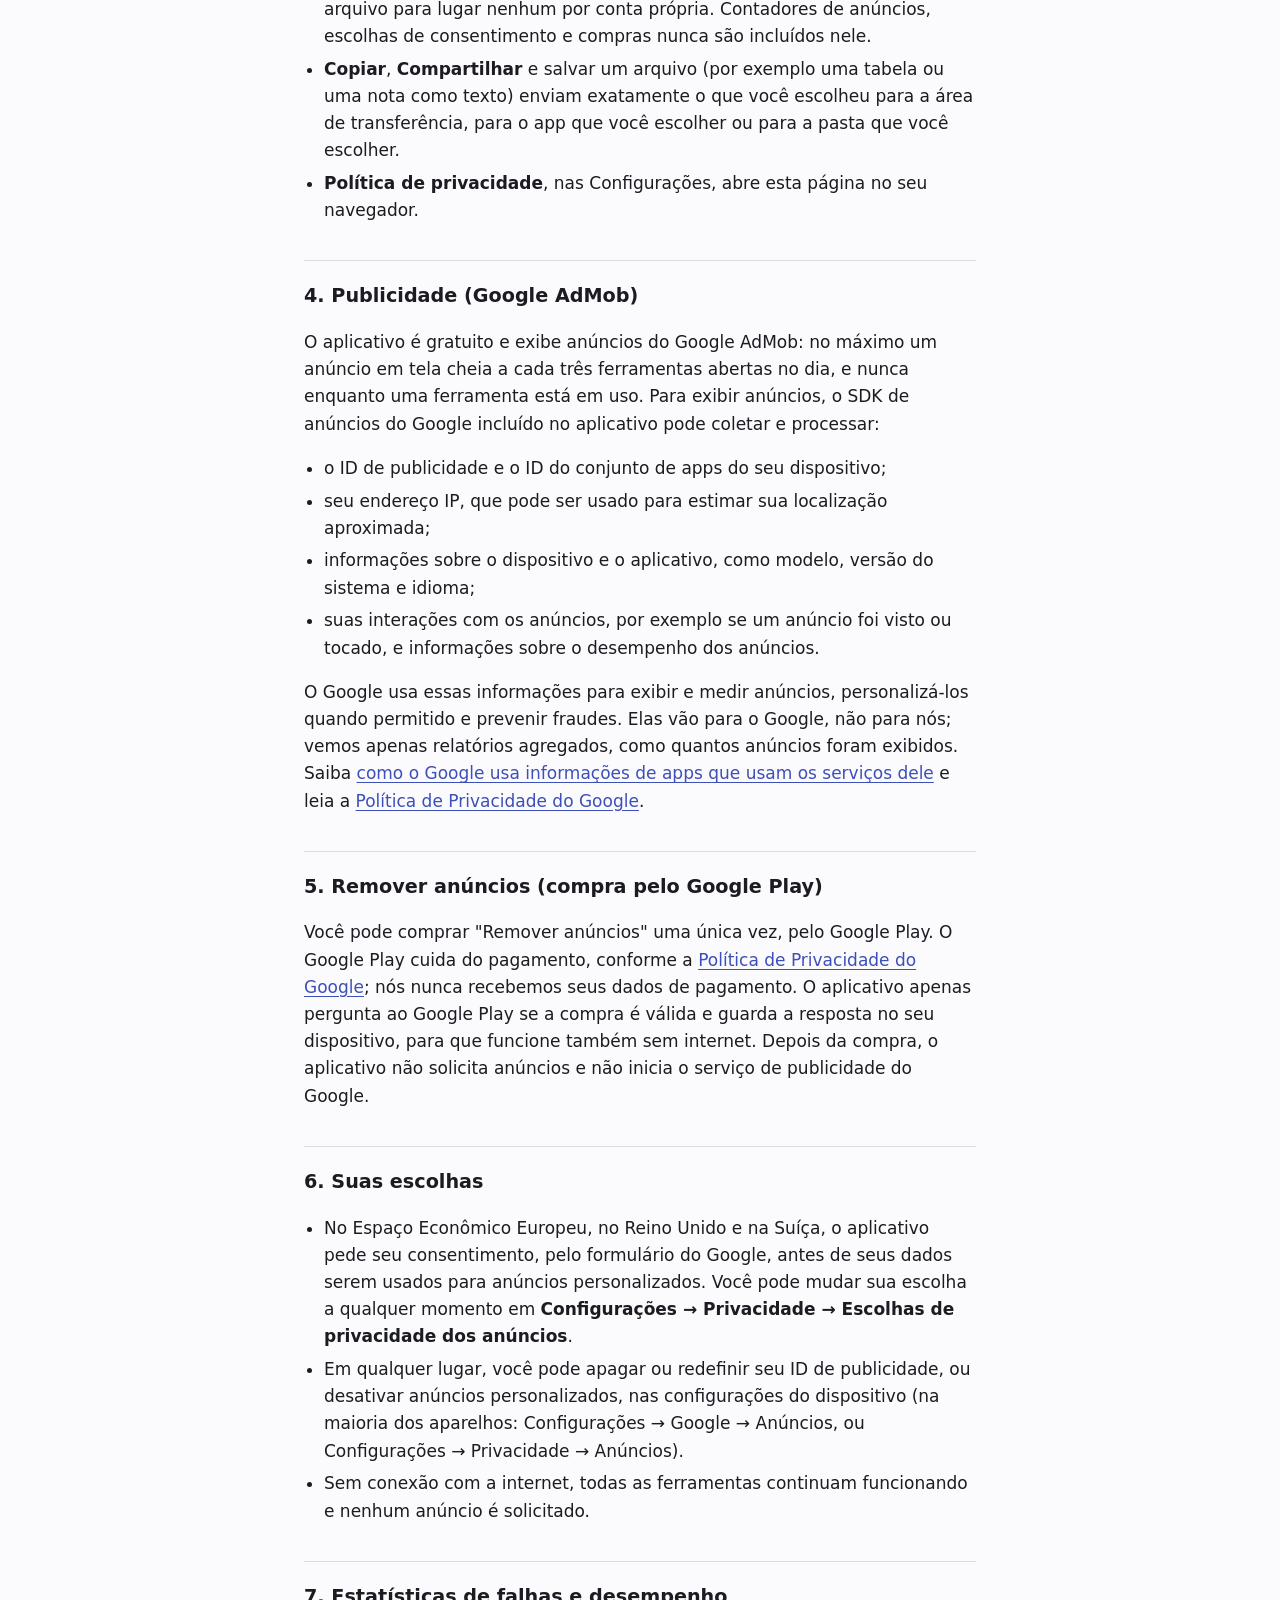
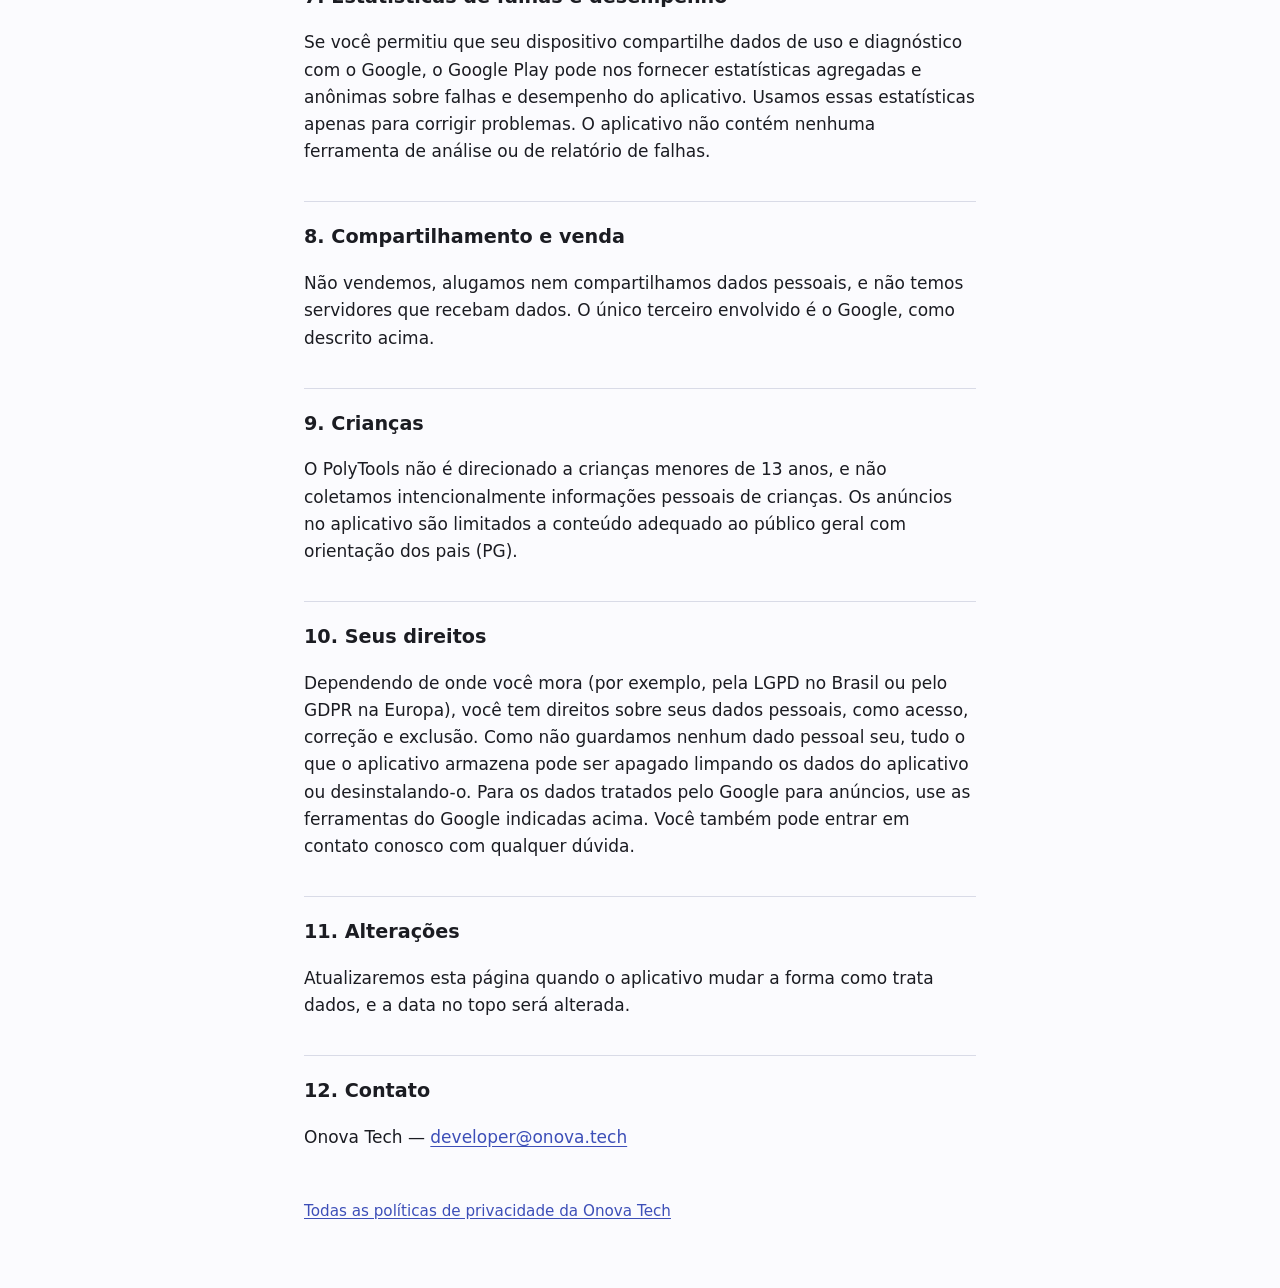
<file: pocket-tools/pt-br/index.html>
<!doctype html>
<html lang="pt-BR">
<head>
  <meta charset="utf-8">
  <meta name="viewport" content="width=device-width, initial-scale=1">
  <title>PolyTools: Política de Privacidade</title>
  <meta http-equiv="refresh" content="0; url=/polytools/pt-br/">
  <meta name="robots" content="noindex">
  <link rel="canonical" href="https://privacy.onova.tech/polytools/pt-br/">
  <link rel="icon" href="/favicon.ico" sizes="32x32">
  <link rel="icon" href="/favicon.svg" type="image/svg+xml">
  <link rel="stylesheet" href="/style.css">
</head>
<body>
<main>
  <p>O Pocket Tools agora é PolyTools. A política de privacidade está em
    <a href="/polytools/pt-br/">privacy.onova.tech/polytools/pt-br</a>.</p>
</main>
</body>
</html>
</file>
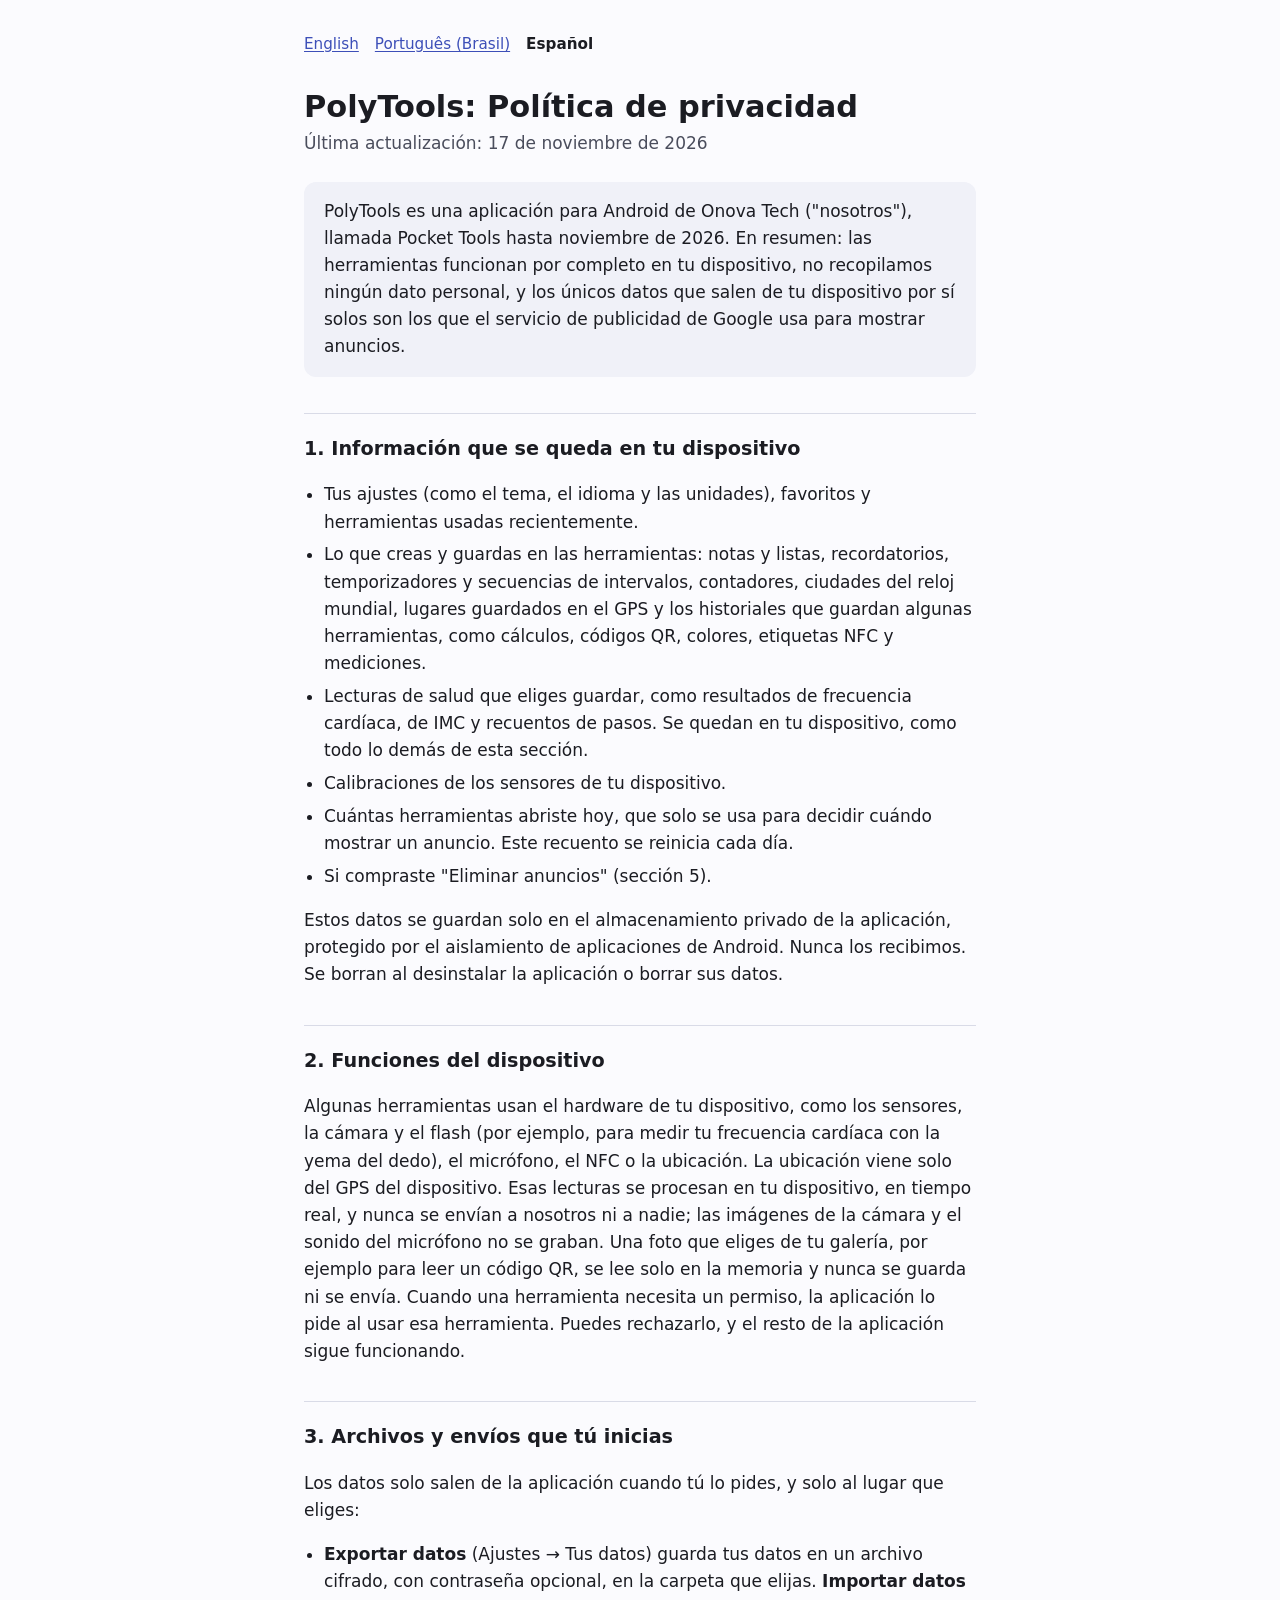
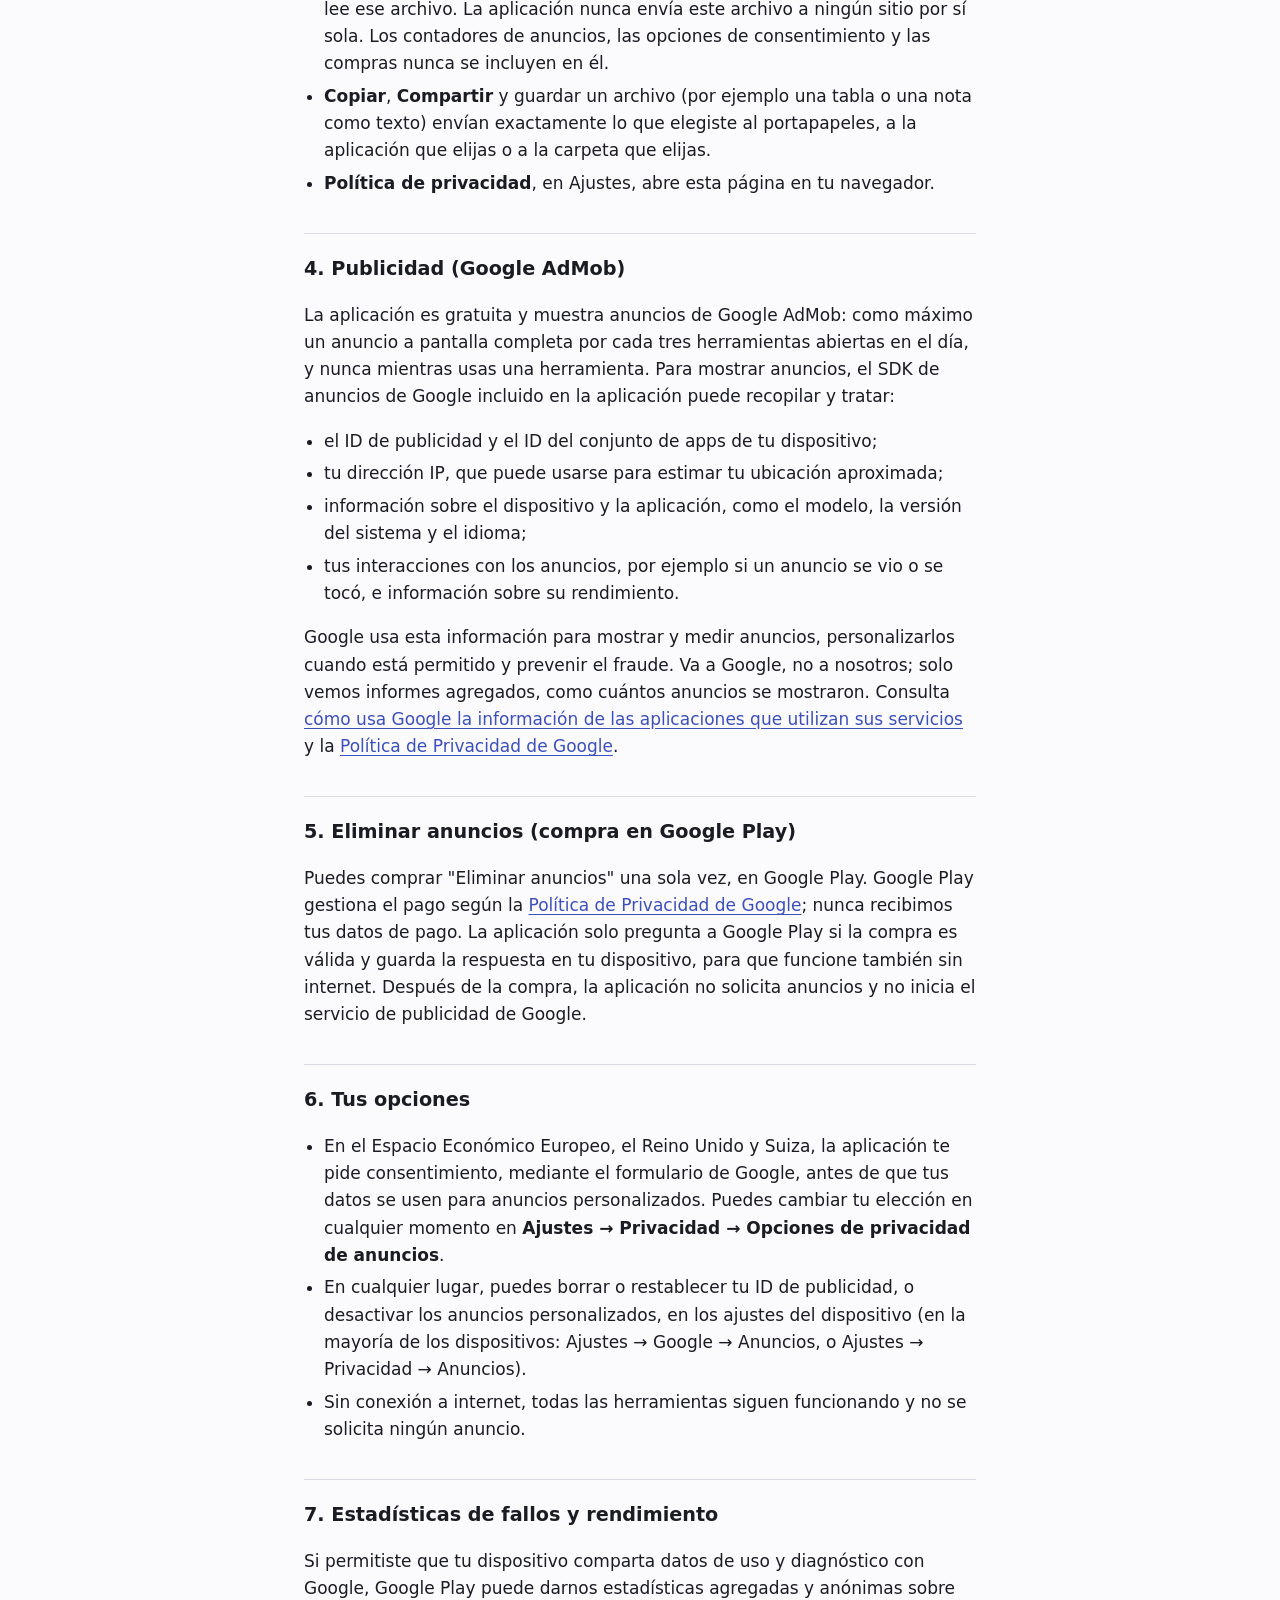
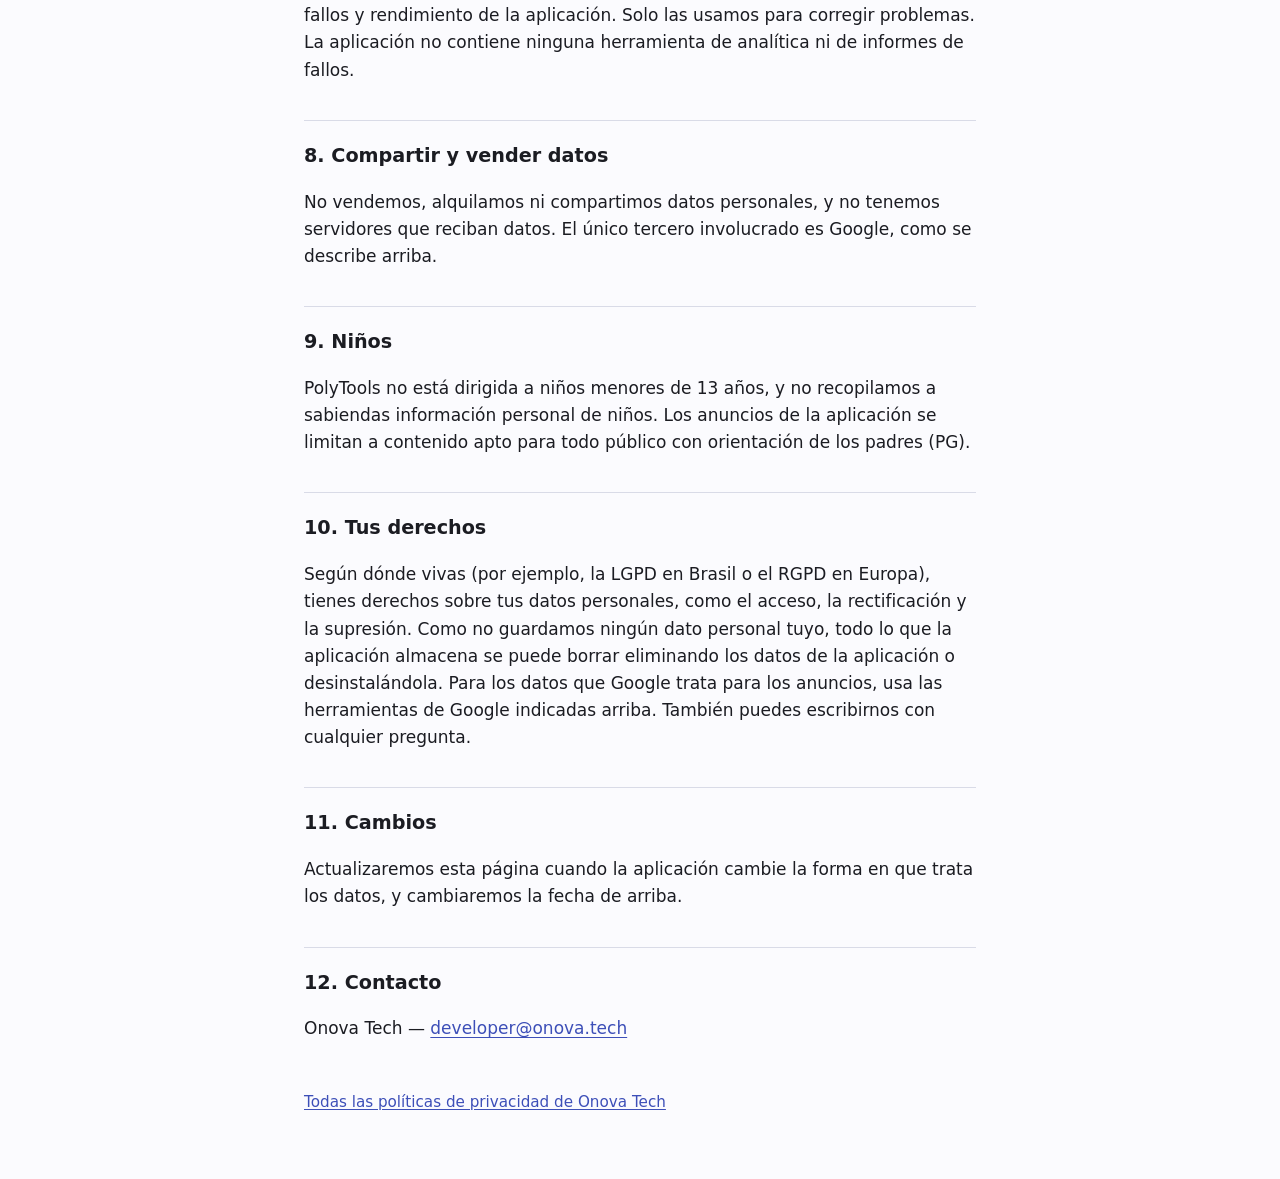
<file: polytools/es/index.html>
<!doctype html>
<html lang="es">
<head>
  <meta charset="utf-8">
  <meta name="viewport" content="width=device-width, initial-scale=1">
  <title>PolyTools: Política de privacidad</title>
  <meta name="description" content="Cómo trata tus datos la aplicación PolyTools para Android.">
  <link rel="canonical" href="https://privacy.onova.tech/polytools/es/">
  <link rel="alternate" hreflang="en" href="https://privacy.onova.tech/polytools/">
  <link rel="alternate" hreflang="pt-BR" href="https://privacy.onova.tech/polytools/pt-br/">
  <link rel="alternate" hreflang="es" href="https://privacy.onova.tech/polytools/es/">
  <link rel="icon" href="/favicon.ico" sizes="32x32">
  <link rel="icon" href="/favicon.svg" type="image/svg+xml">
  <link rel="apple-touch-icon" href="/apple-touch-icon.png">
  <link rel="stylesheet" href="/style.css">
</head>
<body>
<main>
  <nav class="languages" aria-label="Idioma">
    <a href="/polytools/" hreflang="en" lang="en">English</a>
    <a href="/polytools/pt-br/" hreflang="pt-BR" lang="pt-BR">Português (Brasil)</a>
    <a href="/polytools/es/" aria-current="page">Español</a>
  </nav>

  <h1>PolyTools: Política de privacidad</h1>
  <p class="updated">Última actualización: 17 de noviembre de 2026</p>

  <p class="summary">PolyTools es una aplicación para Android de Onova Tech ("nosotros"), llamada
    Pocket Tools hasta noviembre de 2026. En resumen: las herramientas funcionan por completo en tu
    dispositivo, no recopilamos ningún dato personal, y los únicos datos que salen de tu dispositivo
    por sí solos son los que el servicio de publicidad de Google usa para mostrar anuncios.</p>

  <h2>1. Información que se queda en tu dispositivo</h2>
  <ul>
    <li>Tus ajustes (como el tema, el idioma y las unidades), favoritos y herramientas usadas
      recientemente.</li>
    <li>Lo que creas y guardas en las herramientas: notas y listas, recordatorios, temporizadores y
      secuencias de intervalos, contadores, ciudades del reloj mundial, lugares guardados en el GPS y
      los historiales que guardan algunas herramientas, como cálculos, códigos QR, colores, etiquetas
      NFC y mediciones.</li>
    <li>Lecturas de salud que eliges guardar, como resultados de frecuencia cardíaca, de IMC y
      recuentos de pasos. Se quedan en tu dispositivo, como todo lo demás de esta sección.</li>
    <li>Calibraciones de los sensores de tu dispositivo.</li>
    <li>Cuántas herramientas abriste hoy, que solo se usa para decidir cuándo mostrar un anuncio.
      Este recuento se reinicia cada día.</li>
    <li>Si compraste "Eliminar anuncios" (sección 5).</li>
  </ul>
  <p>Estos datos se guardan solo en el almacenamiento privado de la aplicación, protegido por el
    aislamiento de aplicaciones de Android. Nunca los recibimos. Se borran al desinstalar la
    aplicación o borrar sus datos.</p>

  <h2>2. Funciones del dispositivo</h2>
  <p>Algunas herramientas usan el hardware de tu dispositivo, como los sensores, la cámara y el flash
    (por ejemplo, para medir tu frecuencia cardíaca con la yema del dedo), el micrófono, el NFC o la
    ubicación. La ubicación viene solo del GPS del dispositivo. Esas lecturas se procesan en tu
    dispositivo, en tiempo real, y nunca se envían a nosotros ni a nadie; las imágenes de la cámara y
    el sonido del micrófono no se graban. Una foto que eliges de tu galería, por ejemplo para leer un
    código QR, se lee solo en la memoria y nunca se guarda ni se envía. Cuando una herramienta
    necesita un permiso, la aplicación lo pide al usar esa herramienta. Puedes rechazarlo, y el resto
    de la aplicación sigue funcionando.</p>

  <h2>3. Archivos y envíos que tú inicias</h2>
  <p>Los datos solo salen de la aplicación cuando tú lo pides, y solo al lugar que eliges:</p>
  <ul>
    <li><strong>Exportar datos</strong> (Ajustes → Tus datos) guarda tus datos en un archivo cifrado,
      con contraseña opcional, en la carpeta que elijas. <strong>Importar datos</strong> lee ese
      archivo. La aplicación nunca envía este archivo a ningún sitio por sí sola. Los contadores de
      anuncios, las opciones de consentimiento y las compras nunca se incluyen en él.</li>
    <li><strong>Copiar</strong>, <strong>Compartir</strong> y guardar un archivo (por ejemplo una
      tabla o una nota como texto) envían exactamente lo que elegiste al portapapeles, a la
      aplicación que elijas o a la carpeta que elijas.</li>
    <li><strong>Política de privacidad</strong>, en Ajustes, abre esta página en tu navegador.</li>
  </ul>

  <h2>4. Publicidad (Google AdMob)</h2>
  <p>La aplicación es gratuita y muestra anuncios de Google AdMob: como máximo un anuncio a pantalla
    completa por cada tres herramientas abiertas en el día, y nunca mientras usas una herramienta.
    Para mostrar anuncios, el SDK de anuncios de Google incluido en la aplicación puede recopilar y
    tratar:</p>
  <ul>
    <li>el ID de publicidad y el ID del conjunto de apps de tu dispositivo;</li>
    <li>tu dirección IP, que puede usarse para estimar tu ubicación aproximada;</li>
    <li>información sobre el dispositivo y la aplicación, como el modelo, la versión del sistema y
      el idioma;</li>
    <li>tus interacciones con los anuncios, por ejemplo si un anuncio se vio o se tocó, e información
      sobre su rendimiento.</li>
  </ul>
  <p>Google usa esta información para mostrar y medir anuncios, personalizarlos cuando está
    permitido y prevenir el fraude. Va a Google, no a nosotros; solo vemos informes agregados, como
    cuántos anuncios se mostraron. Consulta
    <a href="https://policies.google.com/technologies/partner-sites?hl=es">cómo usa Google la
      información de las aplicaciones que utilizan sus servicios</a> y la
    <a href="https://policies.google.com/privacy?hl=es">Política de Privacidad de Google</a>.</p>

  <h2>5. Eliminar anuncios (compra en Google Play)</h2>
  <p>Puedes comprar "Eliminar anuncios" una sola vez, en Google Play. Google Play gestiona el pago
    según la <a href="https://policies.google.com/privacy?hl=es">Política de Privacidad de Google</a>;
    nunca recibimos tus datos de pago. La aplicación solo pregunta a Google Play si la compra es
    válida y guarda la respuesta en tu dispositivo, para que funcione también sin internet. Después de
    la compra, la aplicación no solicita anuncios y no inicia el servicio de publicidad de
    Google.</p>

  <h2>6. Tus opciones</h2>
  <ul>
    <li>En el Espacio Económico Europeo, el Reino Unido y Suiza, la aplicación te pide
      consentimiento, mediante el formulario de Google, antes de que tus datos se usen para anuncios
      personalizados. Puedes cambiar tu elección en cualquier momento en
      <strong>Ajustes → Privacidad → Opciones de privacidad de anuncios</strong>.</li>
    <li>En cualquier lugar, puedes borrar o restablecer tu ID de publicidad, o desactivar los
      anuncios personalizados, en los ajustes del dispositivo (en la mayoría de los dispositivos:
      Ajustes → Google → Anuncios, o Ajustes → Privacidad → Anuncios).</li>
    <li>Sin conexión a internet, todas las herramientas siguen funcionando y no se solicita ningún
      anuncio.</li>
  </ul>

  <h2>7. Estadísticas de fallos y rendimiento</h2>
  <p>Si permitiste que tu dispositivo comparta datos de uso y diagnóstico con Google, Google Play
    puede darnos estadísticas agregadas y anónimas sobre fallos y rendimiento de la aplicación. Solo
    las usamos para corregir problemas. La aplicación no contiene ninguna herramienta de analítica
    ni de informes de fallos.</p>

  <h2>8. Compartir y vender datos</h2>
  <p>No vendemos, alquilamos ni compartimos datos personales, y no tenemos servidores que reciban
    datos. El único tercero involucrado es Google, como se describe arriba.</p>

  <h2>9. Niños</h2>
  <p>PolyTools no está dirigida a niños menores de 13 años, y no recopilamos a sabiendas información
    personal de niños. Los anuncios de la aplicación se limitan a contenido apto para todo público
    con orientación de los padres (PG).</p>

  <h2>10. Tus derechos</h2>
  <p>Según dónde vivas (por ejemplo, la LGPD en Brasil o el RGPD en Europa), tienes derechos sobre
    tus datos personales, como el acceso, la rectificación y la supresión. Como no guardamos ningún
    dato personal tuyo, todo lo que la aplicación almacena se puede borrar eliminando los datos de la
    aplicación o desinstalándola. Para los datos que Google trata para los anuncios, usa las
    herramientas de Google indicadas arriba. También puedes escribirnos con cualquier pregunta.</p>

  <h2>11. Cambios</h2>
  <p>Actualizaremos esta página cuando la aplicación cambie la forma en que trata los datos, y
    cambiaremos la fecha de arriba.</p>

  <h2>12. Contacto</h2>
  <p>Onova Tech — <a href="mailto:developer@onova.tech">developer@onova.tech</a></p>

  <footer><a href="/">Todas las políticas de privacidad de Onova Tech</a></footer>
</main>
</body>
</html>
</file>
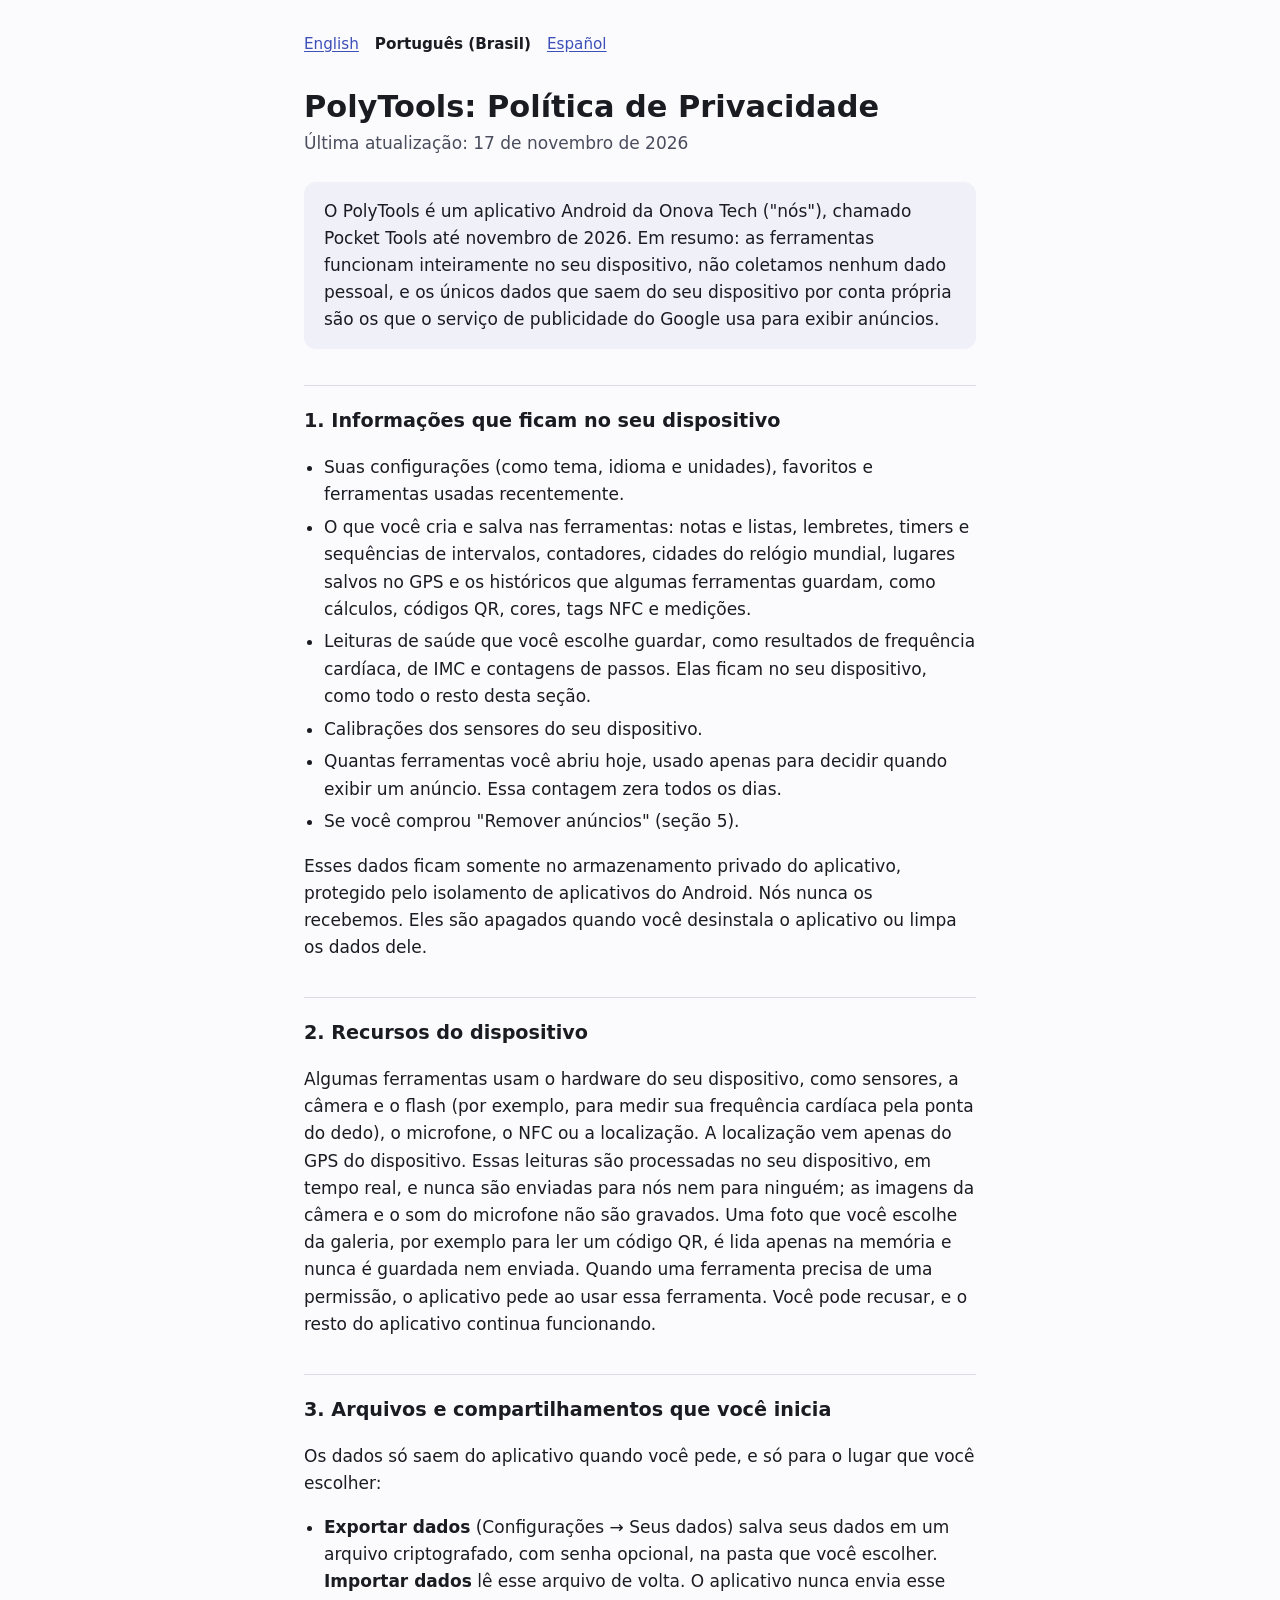
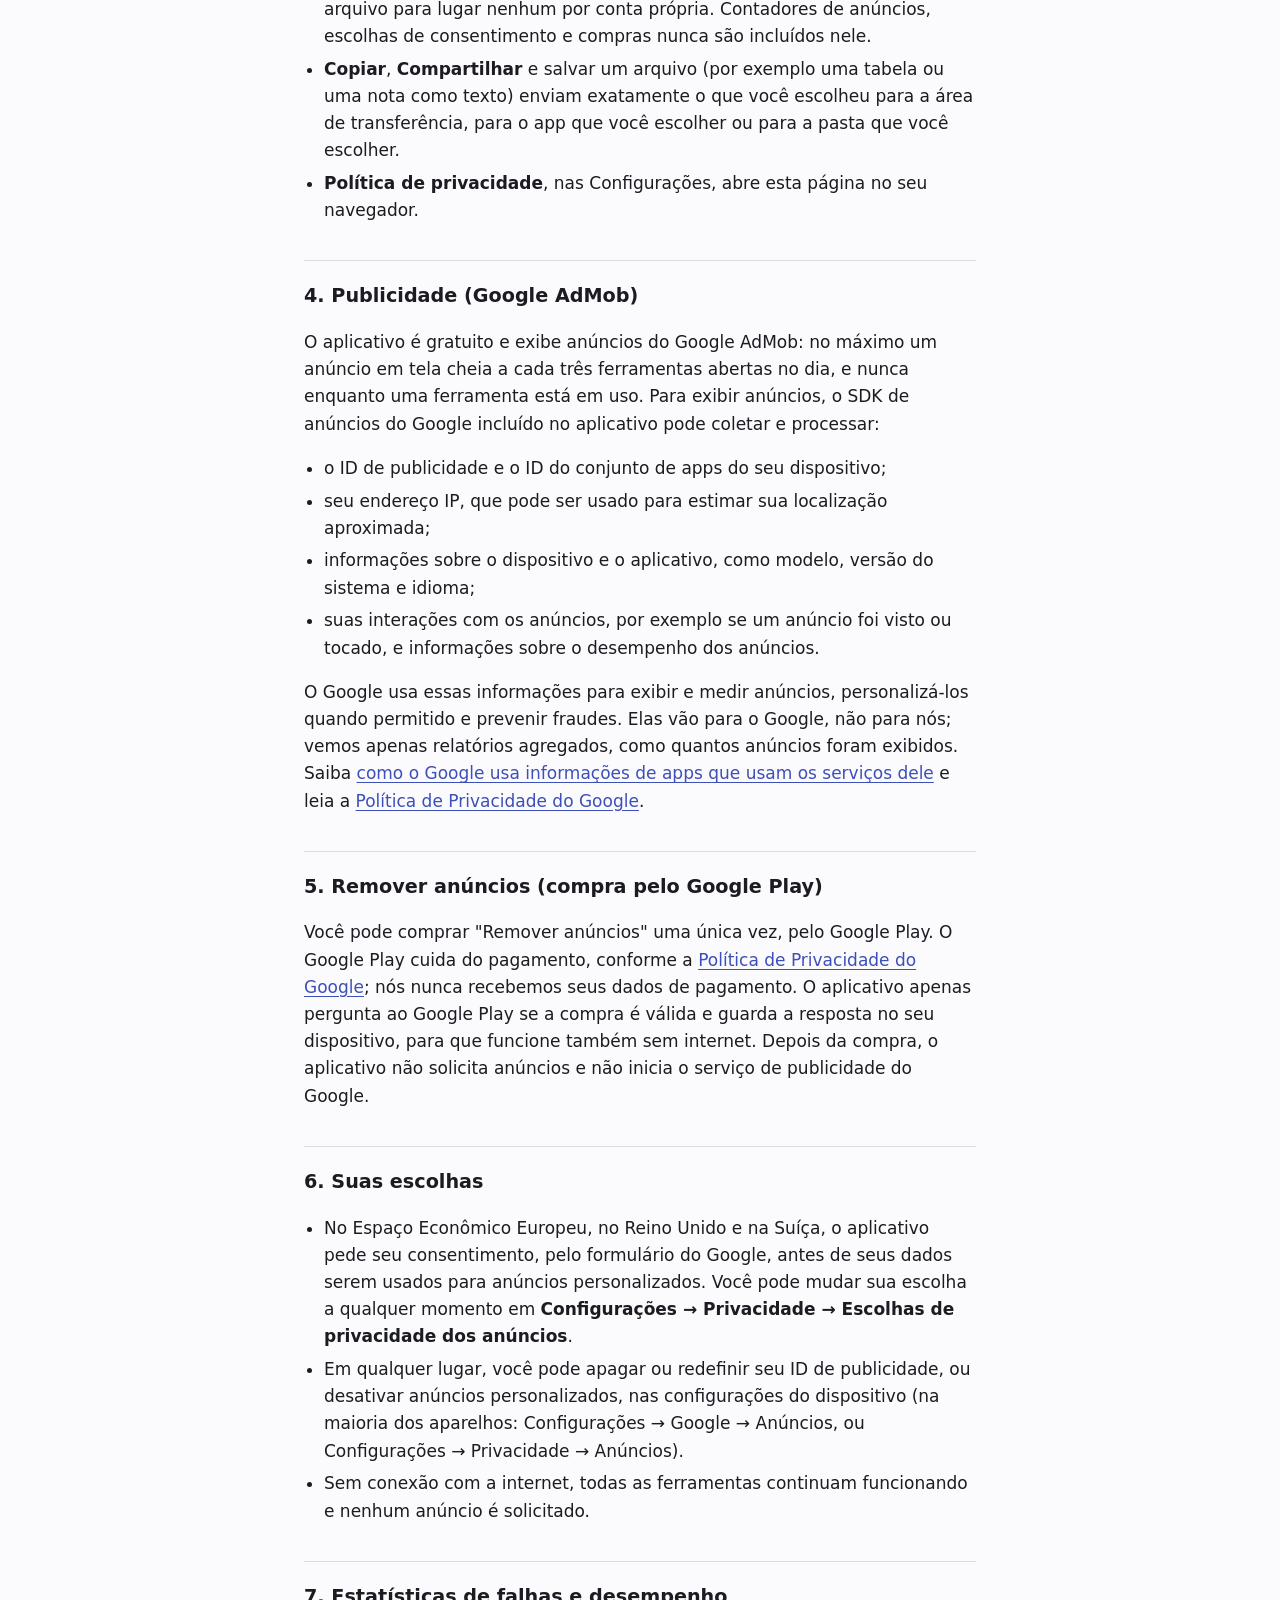
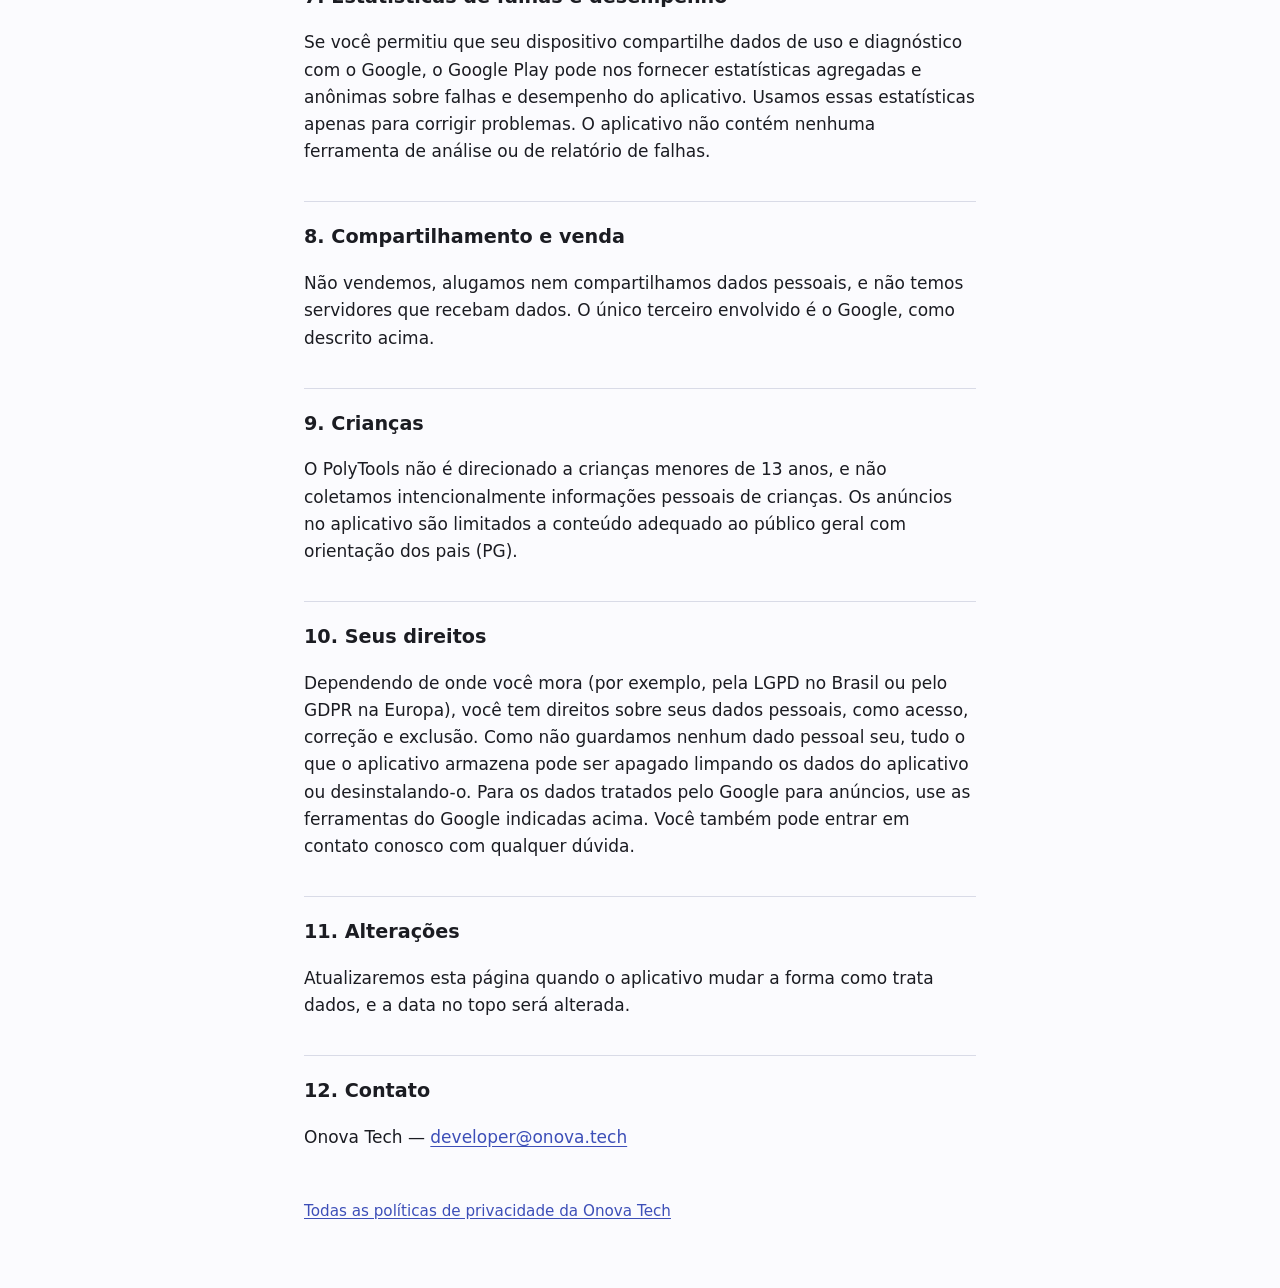
<file: polytools/pt-br/index.html>
<!doctype html>
<html lang="pt-BR">
<head>
  <meta charset="utf-8">
  <meta name="viewport" content="width=device-width, initial-scale=1">
  <title>PolyTools: Política de Privacidade</title>
  <meta name="description" content="Como o aplicativo PolyTools para Android trata seus dados.">
  <link rel="canonical" href="https://privacy.onova.tech/polytools/pt-br/">
  <link rel="alternate" hreflang="en" href="https://privacy.onova.tech/polytools/">
  <link rel="alternate" hreflang="pt-BR" href="https://privacy.onova.tech/polytools/pt-br/">
  <link rel="alternate" hreflang="es" href="https://privacy.onova.tech/polytools/es/">
  <link rel="icon" href="/favicon.ico" sizes="32x32">
  <link rel="icon" href="/favicon.svg" type="image/svg+xml">
  <link rel="apple-touch-icon" href="/apple-touch-icon.png">
  <link rel="stylesheet" href="/style.css">
</head>
<body>
<main>
  <nav class="languages" aria-label="Idioma">
    <a href="/polytools/" hreflang="en" lang="en">English</a>
    <a href="/polytools/pt-br/" aria-current="page">Português (Brasil)</a>
    <a href="/polytools/es/" hreflang="es" lang="es">Español</a>
  </nav>

  <h1>PolyTools: Política de Privacidade</h1>
  <p class="updated">Última atualização: 17 de novembro de 2026</p>

  <p class="summary">O PolyTools é um aplicativo Android da Onova Tech ("nós"), chamado Pocket Tools
    até novembro de 2026. Em resumo: as ferramentas funcionam inteiramente no seu dispositivo, não
    coletamos nenhum dado pessoal, e os únicos dados que saem do seu dispositivo por conta própria são
    os que o serviço de publicidade do Google usa para exibir anúncios.</p>

  <h2>1. Informações que ficam no seu dispositivo</h2>
  <ul>
    <li>Suas configurações (como tema, idioma e unidades), favoritos e ferramentas usadas
      recentemente.</li>
    <li>O que você cria e salva nas ferramentas: notas e listas, lembretes, timers e sequências de
      intervalos, contadores, cidades do relógio mundial, lugares salvos no GPS e os históricos que
      algumas ferramentas guardam, como cálculos, códigos QR, cores, tags NFC e medições.</li>
    <li>Leituras de saúde que você escolhe guardar, como resultados de frequência cardíaca, de IMC e
      contagens de passos. Elas ficam no seu dispositivo, como todo o resto desta seção.</li>
    <li>Calibrações dos sensores do seu dispositivo.</li>
    <li>Quantas ferramentas você abriu hoje, usado apenas para decidir quando exibir um anúncio. Essa
      contagem zera todos os dias.</li>
    <li>Se você comprou "Remover anúncios" (seção 5).</li>
  </ul>
  <p>Esses dados ficam somente no armazenamento privado do aplicativo, protegido pelo isolamento de
    aplicativos do Android. Nós nunca os recebemos. Eles são apagados quando você desinstala o
    aplicativo ou limpa os dados dele.</p>

  <h2>2. Recursos do dispositivo</h2>
  <p>Algumas ferramentas usam o hardware do seu dispositivo, como sensores, a câmera e o flash (por
    exemplo, para medir sua frequência cardíaca pela ponta do dedo), o microfone, o NFC ou a
    localização. A localização vem apenas do GPS do dispositivo. Essas leituras são processadas no
    seu dispositivo, em tempo real, e nunca são enviadas para nós nem para ninguém; as imagens da
    câmera e o som do microfone não são gravados. Uma foto que você escolhe da galeria, por exemplo
    para ler um código QR, é lida apenas na memória e nunca é guardada nem enviada. Quando uma
    ferramenta precisa de uma permissão, o aplicativo pede ao usar essa ferramenta. Você pode recusar,
    e o resto do aplicativo continua funcionando.</p>

  <h2>3. Arquivos e compartilhamentos que você inicia</h2>
  <p>Os dados só saem do aplicativo quando você pede, e só para o lugar que você escolher:</p>
  <ul>
    <li><strong>Exportar dados</strong> (Configurações → Seus dados) salva seus dados em um arquivo
      criptografado, com senha opcional, na pasta que você escolher. <strong>Importar dados</strong>
      lê esse arquivo de volta. O aplicativo nunca envia esse arquivo para lugar nenhum por conta
      própria. Contadores de anúncios, escolhas de consentimento e compras nunca são incluídos
      nele.</li>
    <li><strong>Copiar</strong>, <strong>Compartilhar</strong> e salvar um arquivo (por exemplo uma
      tabela ou uma nota como texto) enviam exatamente o que você escolheu para a área de
      transferência, para o app que você escolher ou para a pasta que você escolher.</li>
    <li><strong>Política de privacidade</strong>, nas Configurações, abre esta página no seu
      navegador.</li>
  </ul>

  <h2>4. Publicidade (Google AdMob)</h2>
  <p>O aplicativo é gratuito e exibe anúncios do Google AdMob: no máximo um anúncio em tela cheia a
    cada três ferramentas abertas no dia, e nunca enquanto uma ferramenta está em uso. Para exibir
    anúncios, o SDK de anúncios do Google incluído no aplicativo pode coletar e processar:</p>
  <ul>
    <li>o ID de publicidade e o ID do conjunto de apps do seu dispositivo;</li>
    <li>seu endereço IP, que pode ser usado para estimar sua localização aproximada;</li>
    <li>informações sobre o dispositivo e o aplicativo, como modelo, versão do sistema e
      idioma;</li>
    <li>suas interações com os anúncios, por exemplo se um anúncio foi visto ou tocado, e
      informações sobre o desempenho dos anúncios.</li>
  </ul>
  <p>O Google usa essas informações para exibir e medir anúncios, personalizá-los quando permitido e
    prevenir fraudes. Elas vão para o Google, não para nós; vemos apenas relatórios agregados, como
    quantos anúncios foram exibidos. Saiba
    <a href="https://policies.google.com/technologies/partner-sites?hl=pt-BR">como o Google usa
      informações de apps que usam os serviços dele</a> e leia a
    <a href="https://policies.google.com/privacy?hl=pt-BR">Política de Privacidade do Google</a>.</p>

  <h2>5. Remover anúncios (compra pelo Google Play)</h2>
  <p>Você pode comprar "Remover anúncios" uma única vez, pelo Google Play. O Google Play cuida do
    pagamento, conforme a
    <a href="https://policies.google.com/privacy?hl=pt-BR">Política de Privacidade do Google</a>; nós
    nunca recebemos seus dados de pagamento. O aplicativo apenas pergunta ao Google Play se a compra
    é válida e guarda a resposta no seu dispositivo, para que funcione também sem internet. Depois da
    compra, o aplicativo não solicita anúncios e não inicia o serviço de publicidade do Google.</p>

  <h2>6. Suas escolhas</h2>
  <ul>
    <li>No Espaço Econômico Europeu, no Reino Unido e na Suíça, o aplicativo pede seu consentimento,
      pelo formulário do Google, antes de seus dados serem usados para anúncios personalizados. Você
      pode mudar sua escolha a qualquer momento em
      <strong>Configurações → Privacidade → Escolhas de privacidade dos anúncios</strong>.</li>
    <li>Em qualquer lugar, você pode apagar ou redefinir seu ID de publicidade, ou desativar anúncios
      personalizados, nas configurações do dispositivo (na maioria dos aparelhos: Configurações →
      Google → Anúncios, ou Configurações → Privacidade → Anúncios).</li>
    <li>Sem conexão com a internet, todas as ferramentas continuam funcionando e nenhum anúncio é
      solicitado.</li>
  </ul>

  <h2>7. Estatísticas de falhas e desempenho</h2>
  <p>Se você permitiu que seu dispositivo compartilhe dados de uso e diagnóstico com o Google, o
    Google Play pode nos fornecer estatísticas agregadas e anônimas sobre falhas e desempenho do
    aplicativo. Usamos essas estatísticas apenas para corrigir problemas. O aplicativo não contém
    nenhuma ferramenta de análise ou de relatório de falhas.</p>

  <h2>8. Compartilhamento e venda</h2>
  <p>Não vendemos, alugamos nem compartilhamos dados pessoais, e não temos servidores que recebam
    dados. O único terceiro envolvido é o Google, como descrito acima.</p>

  <h2>9. Crianças</h2>
  <p>O PolyTools não é direcionado a crianças menores de 13 anos, e não coletamos intencionalmente
    informações pessoais de crianças. Os anúncios no aplicativo são limitados a conteúdo adequado ao
    público geral com orientação dos pais (PG).</p>

  <h2>10. Seus direitos</h2>
  <p>Dependendo de onde você mora (por exemplo, pela LGPD no Brasil ou pelo GDPR na Europa), você
    tem direitos sobre seus dados pessoais, como acesso, correção e exclusão. Como não guardamos
    nenhum dado pessoal seu, tudo o que o aplicativo armazena pode ser apagado limpando os dados do
    aplicativo ou desinstalando-o. Para os dados tratados pelo Google para anúncios, use as
    ferramentas do Google indicadas acima. Você também pode entrar em contato conosco com qualquer
    dúvida.</p>

  <h2>11. Alterações</h2>
  <p>Atualizaremos esta página quando o aplicativo mudar a forma como trata dados, e a data no topo
    será alterada.</p>

  <h2>12. Contato</h2>
  <p>Onova Tech — <a href="mailto:developer@onova.tech">developer@onova.tech</a></p>

  <footer><a href="/">Todas as políticas de privacidade da Onova Tech</a></footer>
</main>
</body>
</html>
</file>
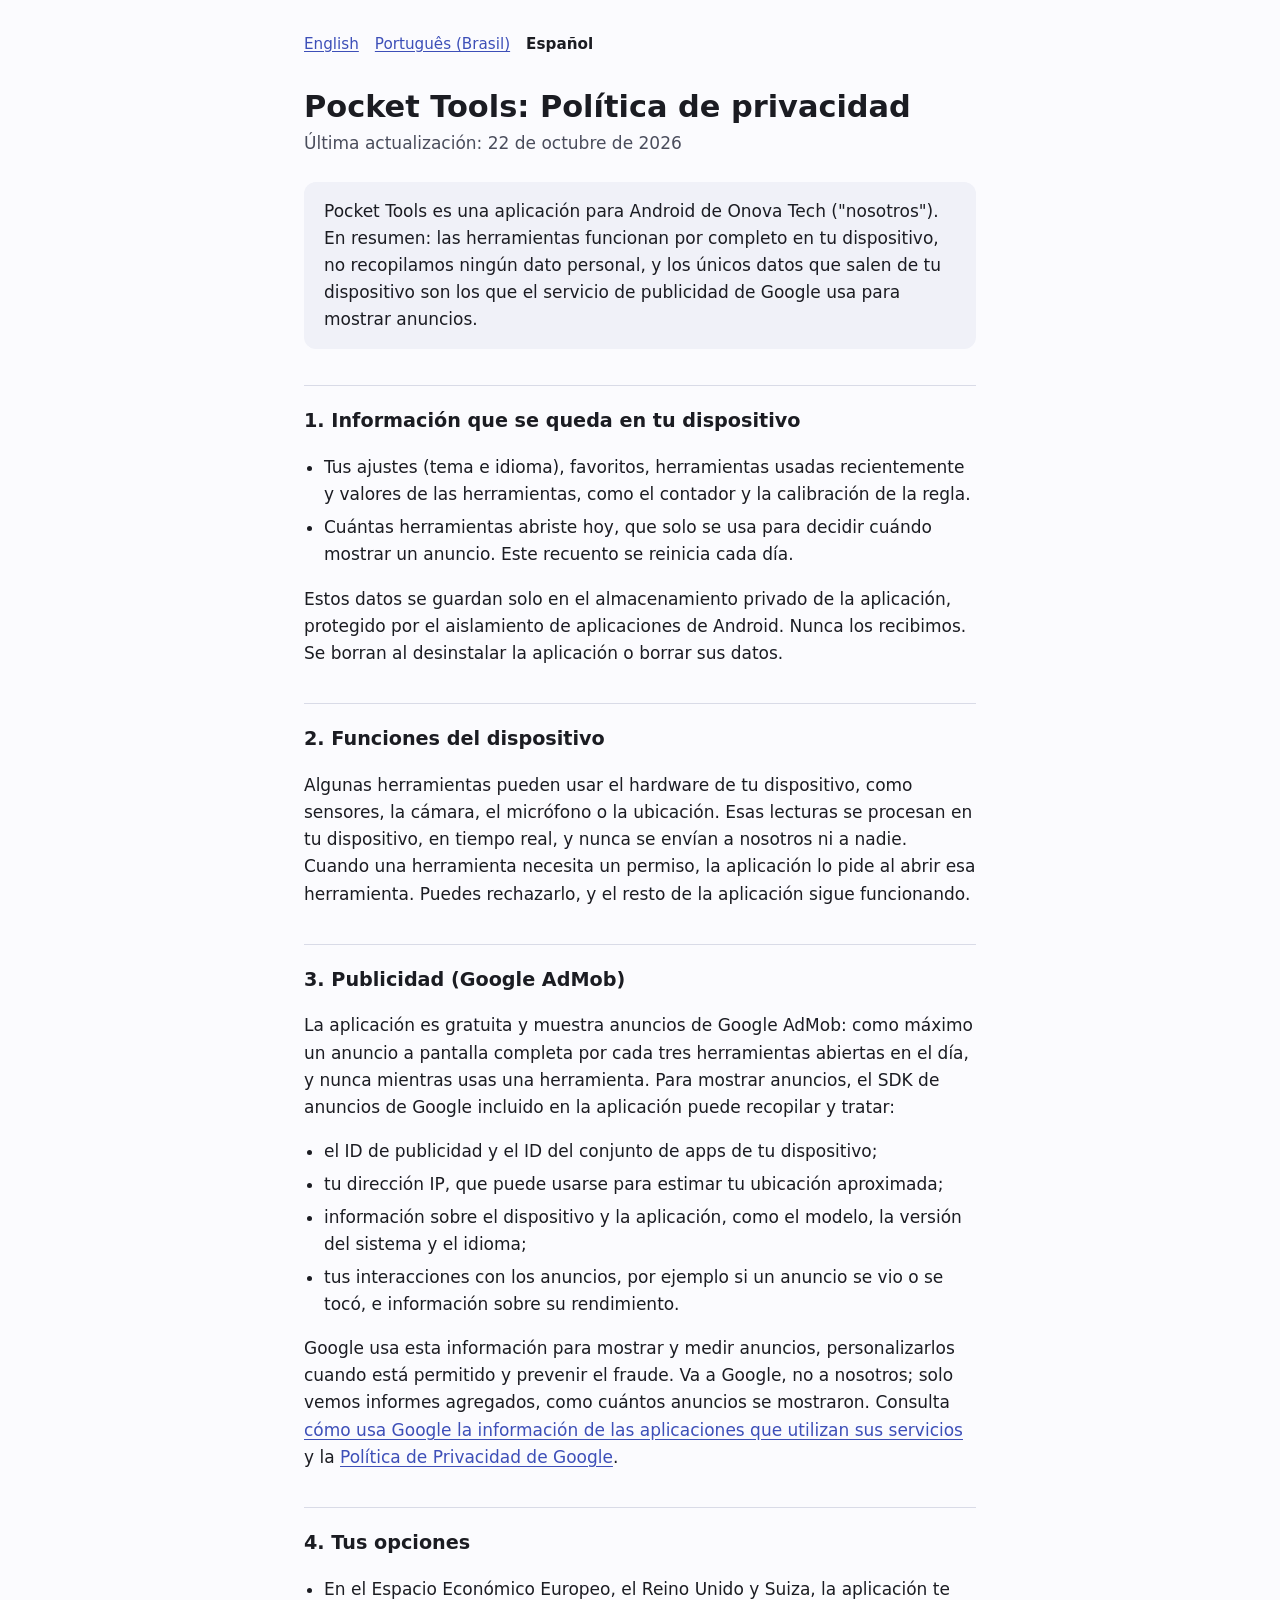
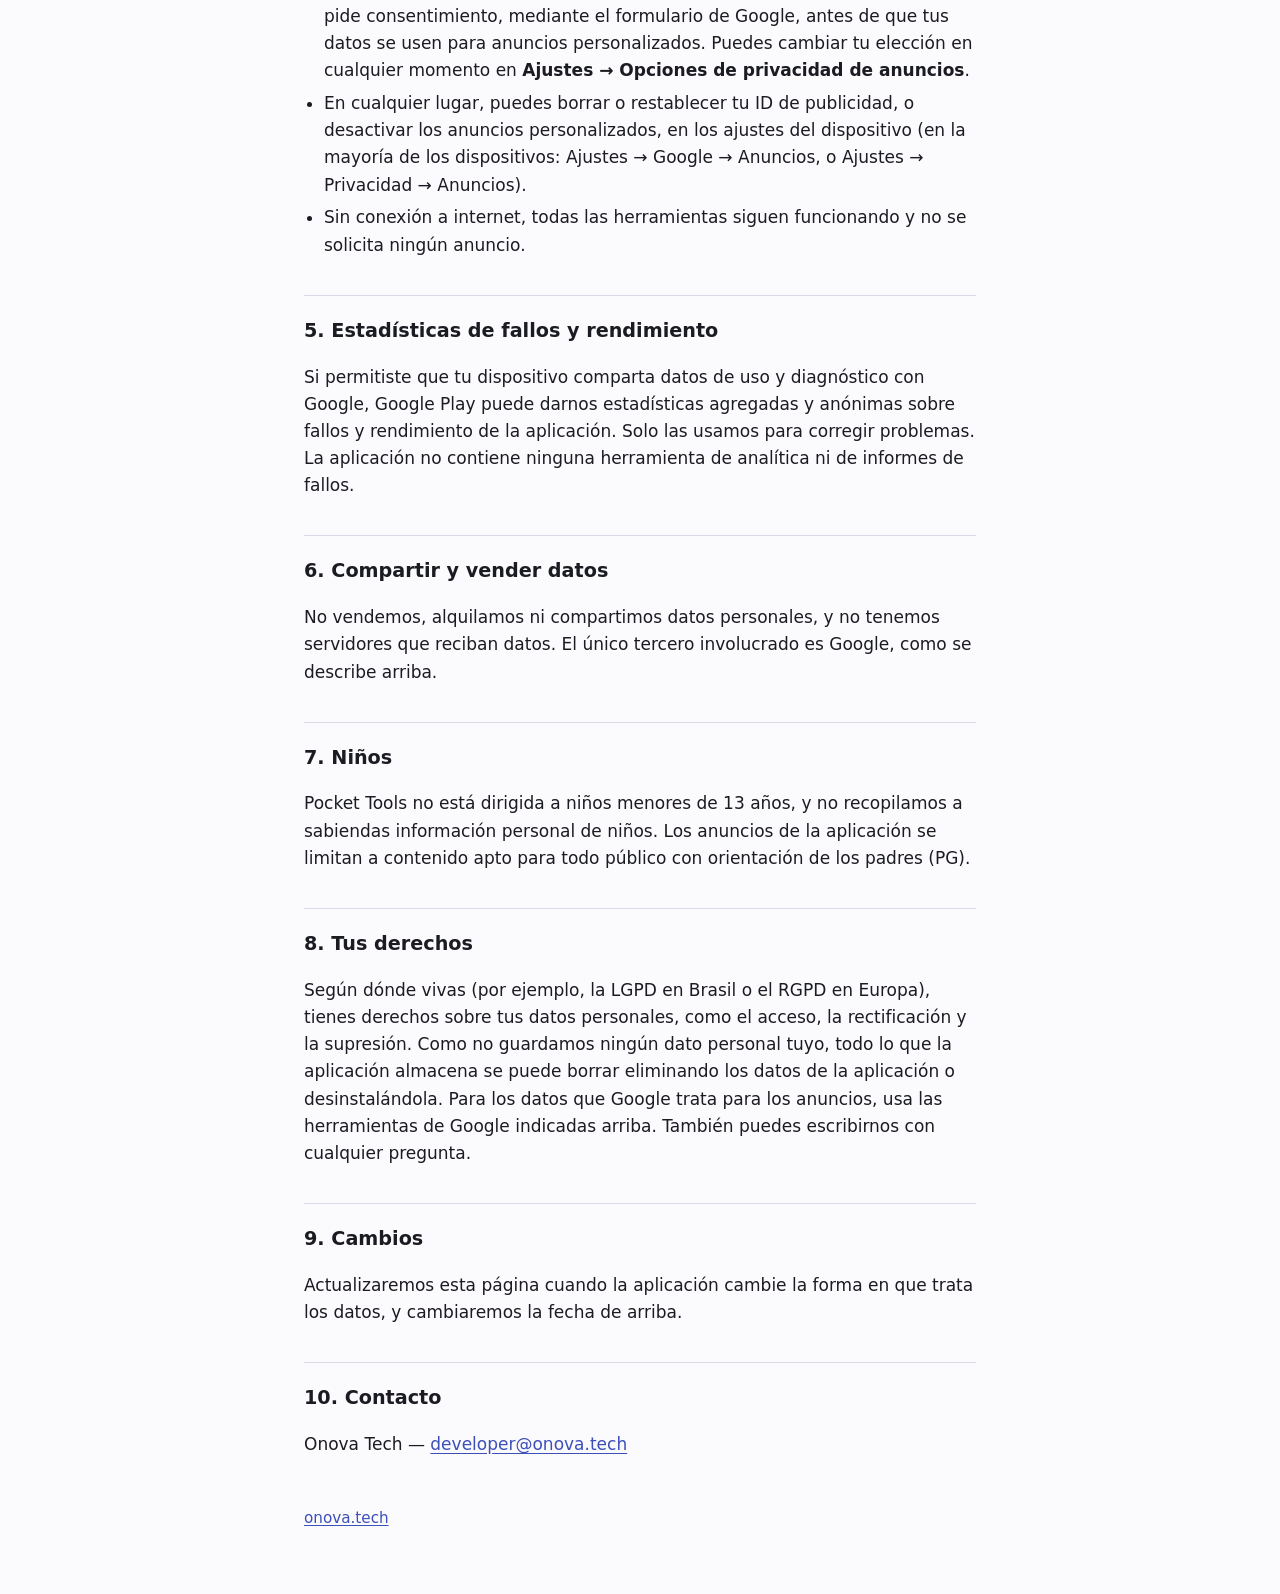
<file: pocket-tools/privacy/es/index.html>
<!doctype html>
<html lang="es">
<head>
  <meta charset="utf-8">
  <meta name="viewport" content="width=device-width, initial-scale=1">
  <title>Pocket Tools: Política de privacidad</title>
  <meta name="description" content="Cómo la aplicación Pocket Tools para Android trata tus datos.">
  <link rel="alternate" hreflang="en" href="https://onova.tech/pocket-tools/privacy/">
  <link rel="alternate" hreflang="pt-BR" href="https://onova.tech/pocket-tools/privacy/pt-br/">
  <link rel="alternate" hreflang="es" href="https://onova.tech/pocket-tools/privacy/es/">
  <link rel="stylesheet" href="/style.css">
</head>
<body>
<main>
  <nav class="languages" aria-label="Idioma">
    <a href="/pocket-tools/privacy/" hreflang="en" lang="en">English</a>
    <a href="/pocket-tools/privacy/pt-br/" hreflang="pt-BR" lang="pt-BR">Português (Brasil)</a>
    <a href="/pocket-tools/privacy/es/" aria-current="page">Español</a>
  </nav>

  <h1>Pocket Tools: Política de privacidad</h1>
  <p class="updated">Última actualización: 22 de octubre de 2026</p>

  <p class="summary">Pocket Tools es una aplicación para Android de Onova Tech ("nosotros"). En
    resumen: las herramientas funcionan por completo en tu dispositivo, no recopilamos ningún dato
    personal, y los únicos datos que salen de tu dispositivo son los que el servicio de publicidad de
    Google usa para mostrar anuncios.</p>

  <h2>1. Información que se queda en tu dispositivo</h2>
  <ul>
    <li>Tus ajustes (tema e idioma), favoritos, herramientas usadas recientemente y valores de las
      herramientas, como el contador y la calibración de la regla.</li>
    <li>Cuántas herramientas abriste hoy, que solo se usa para decidir cuándo mostrar un anuncio.
      Este recuento se reinicia cada día.</li>
  </ul>
  <p>Estos datos se guardan solo en el almacenamiento privado de la aplicación, protegido por el
    aislamiento de aplicaciones de Android. Nunca los recibimos. Se borran al desinstalar la
    aplicación o borrar sus datos.</p>

  <h2>2. Funciones del dispositivo</h2>
  <p>Algunas herramientas pueden usar el hardware de tu dispositivo, como sensores, la cámara, el
    micrófono o la ubicación. Esas lecturas se procesan en tu dispositivo, en tiempo real, y nunca se
    envían a nosotros ni a nadie. Cuando una herramienta necesita un permiso, la aplicación lo pide
    al abrir esa herramienta. Puedes rechazarlo, y el resto de la aplicación sigue funcionando.</p>

  <h2>3. Publicidad (Google AdMob)</h2>
  <p>La aplicación es gratuita y muestra anuncios de Google AdMob: como máximo un anuncio a pantalla
    completa por cada tres herramientas abiertas en el día, y nunca mientras usas una herramienta.
    Para mostrar anuncios, el SDK de anuncios de Google incluido en la aplicación puede recopilar y
    tratar:</p>
  <ul>
    <li>el ID de publicidad y el ID del conjunto de apps de tu dispositivo;</li>
    <li>tu dirección IP, que puede usarse para estimar tu ubicación aproximada;</li>
    <li>información sobre el dispositivo y la aplicación, como el modelo, la versión del sistema y
      el idioma;</li>
    <li>tus interacciones con los anuncios, por ejemplo si un anuncio se vio o se tocó, e información
      sobre su rendimiento.</li>
  </ul>
  <p>Google usa esta información para mostrar y medir anuncios, personalizarlos cuando está
    permitido y prevenir el fraude. Va a Google, no a nosotros; solo vemos informes agregados, como
    cuántos anuncios se mostraron. Consulta
    <a href="https://policies.google.com/technologies/partner-sites?hl=es">cómo usa Google la
      información de las aplicaciones que utilizan sus servicios</a> y la
    <a href="https://policies.google.com/privacy?hl=es">Política de Privacidad de Google</a>.</p>

  <h2>4. Tus opciones</h2>
  <ul>
    <li>En el Espacio Económico Europeo, el Reino Unido y Suiza, la aplicación te pide
      consentimiento, mediante el formulario de Google, antes de que tus datos se usen para anuncios
      personalizados. Puedes cambiar tu elección en cualquier momento en
      <strong>Ajustes → Opciones de privacidad de anuncios</strong>.</li>
    <li>En cualquier lugar, puedes borrar o restablecer tu ID de publicidad, o desactivar los
      anuncios personalizados, en los ajustes del dispositivo (en la mayoría de los dispositivos:
      Ajustes → Google → Anuncios, o Ajustes → Privacidad → Anuncios).</li>
    <li>Sin conexión a internet, todas las herramientas siguen funcionando y no se solicita ningún
      anuncio.</li>
  </ul>

  <h2>5. Estadísticas de fallos y rendimiento</h2>
  <p>Si permitiste que tu dispositivo comparta datos de uso y diagnóstico con Google, Google Play
    puede darnos estadísticas agregadas y anónimas sobre fallos y rendimiento de la aplicación. Solo
    las usamos para corregir problemas. La aplicación no contiene ninguna herramienta de analítica
    ni de informes de fallos.</p>

  <h2>6. Compartir y vender datos</h2>
  <p>No vendemos, alquilamos ni compartimos datos personales, y no tenemos servidores que reciban
    datos. El único tercero involucrado es Google, como se describe arriba.</p>

  <h2>7. Niños</h2>
  <p>Pocket Tools no está dirigida a niños menores de 13 años, y no recopilamos a sabiendas
    información personal de niños. Los anuncios de la aplicación se limitan a contenido apto para
    todo público con orientación de los padres (PG).</p>

  <h2>8. Tus derechos</h2>
  <p>Según dónde vivas (por ejemplo, la LGPD en Brasil o el RGPD en Europa), tienes derechos sobre
    tus datos personales, como el acceso, la rectificación y la supresión. Como no guardamos ningún
    dato personal tuyo, todo lo que la aplicación almacena se puede borrar eliminando los datos de la
    aplicación o desinstalándola. Para los datos que Google trata para los anuncios, usa las
    herramientas de Google indicadas arriba. También puedes escribirnos con cualquier pregunta.</p>

  <h2>9. Cambios</h2>
  <p>Actualizaremos esta página cuando la aplicación cambie la forma en que trata los datos, y
    cambiaremos la fecha de arriba.</p>

  <h2>10. Contacto</h2>
  <p>Onova Tech — <a href="mailto:developer@onova.tech">developer@onova.tech</a></p>

  <footer><a href="/">onova.tech</a></footer>
</main>
</body>
</html>
</file>
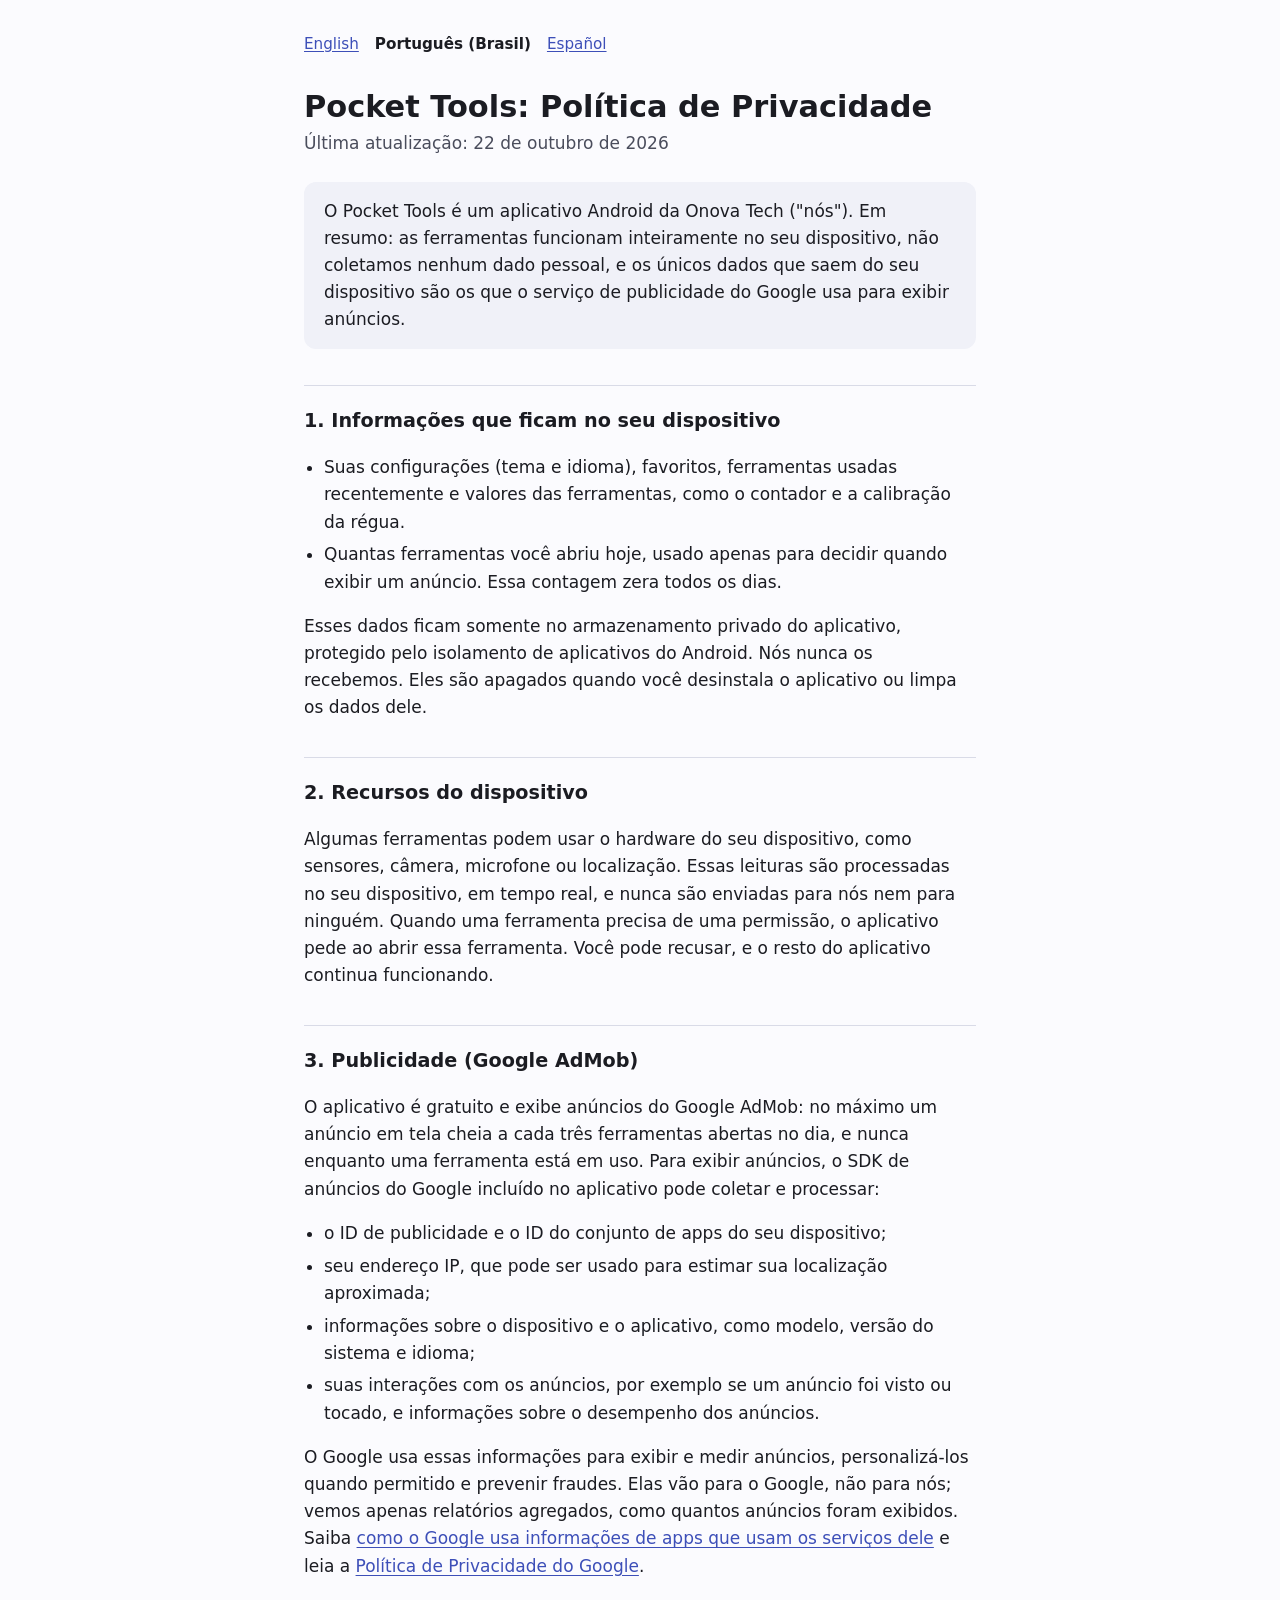
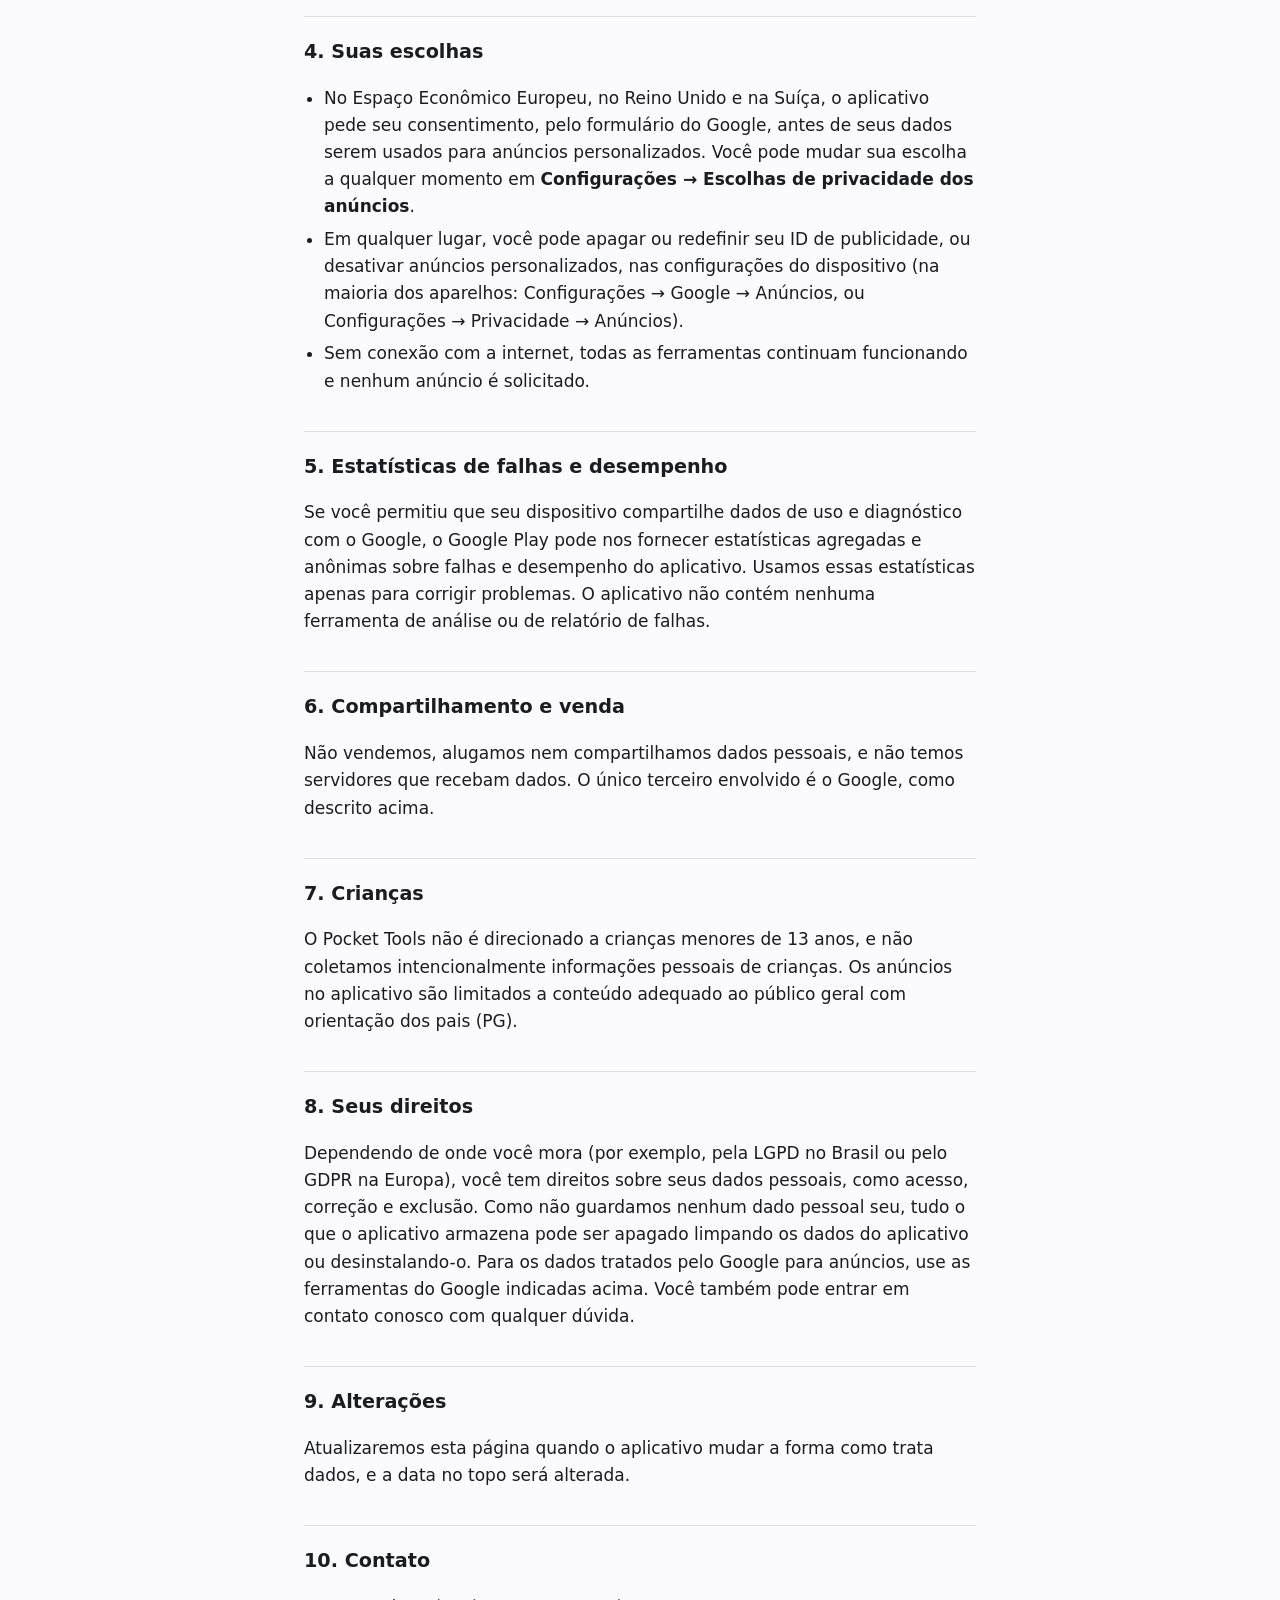
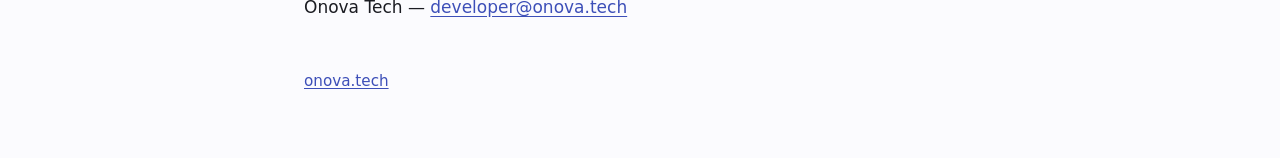
<file: pocket-tools/privacy/pt-br/index.html>
<!doctype html>
<html lang="pt-BR">
<head>
  <meta charset="utf-8">
  <meta name="viewport" content="width=device-width, initial-scale=1">
  <title>Pocket Tools: Política de Privacidade</title>
  <meta name="description" content="Como o aplicativo Pocket Tools para Android trata seus dados.">
  <link rel="alternate" hreflang="en" href="https://onova.tech/pocket-tools/privacy/">
  <link rel="alternate" hreflang="pt-BR" href="https://onova.tech/pocket-tools/privacy/pt-br/">
  <link rel="alternate" hreflang="es" href="https://onova.tech/pocket-tools/privacy/es/">
  <link rel="stylesheet" href="/style.css">
</head>
<body>
<main>
  <nav class="languages" aria-label="Idioma">
    <a href="/pocket-tools/privacy/" hreflang="en" lang="en">English</a>
    <a href="/pocket-tools/privacy/pt-br/" aria-current="page">Português (Brasil)</a>
    <a href="/pocket-tools/privacy/es/" hreflang="es" lang="es">Español</a>
  </nav>

  <h1>Pocket Tools: Política de Privacidade</h1>
  <p class="updated">Última atualização: 22 de outubro de 2026</p>

  <p class="summary">O Pocket Tools é um aplicativo Android da Onova Tech ("nós"). Em resumo: as
    ferramentas funcionam inteiramente no seu dispositivo, não coletamos nenhum dado pessoal, e os
    únicos dados que saem do seu dispositivo são os que o serviço de publicidade do Google usa para
    exibir anúncios.</p>

  <h2>1. Informações que ficam no seu dispositivo</h2>
  <ul>
    <li>Suas configurações (tema e idioma), favoritos, ferramentas usadas recentemente e valores das
      ferramentas, como o contador e a calibração da régua.</li>
    <li>Quantas ferramentas você abriu hoje, usado apenas para decidir quando exibir um anúncio. Essa
      contagem zera todos os dias.</li>
  </ul>
  <p>Esses dados ficam somente no armazenamento privado do aplicativo, protegido pelo isolamento de
    aplicativos do Android. Nós nunca os recebemos. Eles são apagados quando você desinstala o
    aplicativo ou limpa os dados dele.</p>

  <h2>2. Recursos do dispositivo</h2>
  <p>Algumas ferramentas podem usar o hardware do seu dispositivo, como sensores, câmera, microfone
    ou localização. Essas leituras são processadas no seu dispositivo, em tempo real, e nunca são
    enviadas para nós nem para ninguém. Quando uma ferramenta precisa de uma permissão, o aplicativo
    pede ao abrir essa ferramenta. Você pode recusar, e o resto do aplicativo continua
    funcionando.</p>

  <h2>3. Publicidade (Google AdMob)</h2>
  <p>O aplicativo é gratuito e exibe anúncios do Google AdMob: no máximo um anúncio em tela cheia a
    cada três ferramentas abertas no dia, e nunca enquanto uma ferramenta está em uso. Para exibir
    anúncios, o SDK de anúncios do Google incluído no aplicativo pode coletar e processar:</p>
  <ul>
    <li>o ID de publicidade e o ID do conjunto de apps do seu dispositivo;</li>
    <li>seu endereço IP, que pode ser usado para estimar sua localização aproximada;</li>
    <li>informações sobre o dispositivo e o aplicativo, como modelo, versão do sistema e
      idioma;</li>
    <li>suas interações com os anúncios, por exemplo se um anúncio foi visto ou tocado, e
      informações sobre o desempenho dos anúncios.</li>
  </ul>
  <p>O Google usa essas informações para exibir e medir anúncios, personalizá-los quando permitido e
    prevenir fraudes. Elas vão para o Google, não para nós; vemos apenas relatórios agregados, como
    quantos anúncios foram exibidos. Saiba
    <a href="https://policies.google.com/technologies/partner-sites?hl=pt-BR">como o Google usa
      informações de apps que usam os serviços dele</a> e leia a
    <a href="https://policies.google.com/privacy?hl=pt-BR">Política de Privacidade do Google</a>.</p>

  <h2>4. Suas escolhas</h2>
  <ul>
    <li>No Espaço Econômico Europeu, no Reino Unido e na Suíça, o aplicativo pede seu consentimento,
      pelo formulário do Google, antes de seus dados serem usados para anúncios personalizados. Você
      pode mudar sua escolha a qualquer momento em
      <strong>Configurações → Escolhas de privacidade dos anúncios</strong>.</li>
    <li>Em qualquer lugar, você pode apagar ou redefinir seu ID de publicidade, ou desativar anúncios
      personalizados, nas configurações do dispositivo (na maioria dos aparelhos: Configurações →
      Google → Anúncios, ou Configurações → Privacidade → Anúncios).</li>
    <li>Sem conexão com a internet, todas as ferramentas continuam funcionando e nenhum anúncio é
      solicitado.</li>
  </ul>

  <h2>5. Estatísticas de falhas e desempenho</h2>
  <p>Se você permitiu que seu dispositivo compartilhe dados de uso e diagnóstico com o Google, o
    Google Play pode nos fornecer estatísticas agregadas e anônimas sobre falhas e desempenho do
    aplicativo. Usamos essas estatísticas apenas para corrigir problemas. O aplicativo não contém
    nenhuma ferramenta de análise ou de relatório de falhas.</p>

  <h2>6. Compartilhamento e venda</h2>
  <p>Não vendemos, alugamos nem compartilhamos dados pessoais, e não temos servidores que recebam
    dados. O único terceiro envolvido é o Google, como descrito acima.</p>

  <h2>7. Crianças</h2>
  <p>O Pocket Tools não é direcionado a crianças menores de 13 anos, e não coletamos
    intencionalmente informações pessoais de crianças. Os anúncios no aplicativo são limitados a
    conteúdo adequado ao público geral com orientação dos pais (PG).</p>

  <h2>8. Seus direitos</h2>
  <p>Dependendo de onde você mora (por exemplo, pela LGPD no Brasil ou pelo GDPR na Europa), você
    tem direitos sobre seus dados pessoais, como acesso, correção e exclusão. Como não guardamos
    nenhum dado pessoal seu, tudo o que o aplicativo armazena pode ser apagado limpando os dados do
    aplicativo ou desinstalando-o. Para os dados tratados pelo Google para anúncios, use as
    ferramentas do Google indicadas acima. Você também pode entrar em contato conosco com qualquer
    dúvida.</p>

  <h2>9. Alterações</h2>
  <p>Atualizaremos esta página quando o aplicativo mudar a forma como trata dados, e a data no topo
    será alterada.</p>

  <h2>10. Contato</h2>
  <p>Onova Tech — <a href="mailto:developer@onova.tech">developer@onova.tech</a></p>

  <footer><a href="/">onova.tech</a></footer>
</main>
</body>
</html>
</file>
<file: style.css>
/* Self-contained on purpose: a privacy page loads nothing from third parties. */
:root {
  color-scheme: light dark;
  --bg: #fbfbfe;
  --surface: #f0f1f8;
  --text: #1b1c22;
  --muted: #4a4d5c;
  --accent: #3d4fb8;
  --rule: #d9dbe7;
}

@media (prefers-color-scheme: dark) {
  :root {
    --bg: #121318;
    --surface: #1d1f27;
    --text: #e4e5ee;
    --muted: #b3b6c6;
    --accent: #aab6ff;
    --rule: #33364a;
  }
}

* {
  box-sizing: border-box;
}

body {
  margin: 0;
  background: var(--bg);
  color: var(--text);
  font: 1.0625rem/1.6 system-ui, -apple-system, "Segoe UI", Roboto, "Noto Sans", sans-serif;
}

main {
  max-width: 44rem;
  margin: 0 auto;
  padding: 2rem 16px 4rem;
}

nav.languages {
  display: flex;
  flex-wrap: wrap;
  gap: 0.5rem 1rem;
  margin-bottom: 2rem;
  font-size: 0.95rem;
}

nav.languages [aria-current] {
  font-weight: 600;
  color: var(--text);
  text-decoration: none;
}

h1 {
  font-size: 1.9rem;
  line-height: 1.25;
  margin: 0 0 0.25rem;
}

h2 {
  font-size: 1.2rem;
  margin: 2.25rem 0 0.5rem;
  padding-top: 1.25rem;
  border-top: 1px solid var(--rule);
}

.updated {
  color: var(--muted);
  margin: 0 0 1.5rem;
}

.summary {
  background: var(--surface);
  border-radius: 12px;
  padding: 1rem 1.25rem;
}

a {
  color: var(--accent);
  text-underline-offset: 0.15em;
}

ul {
  padding-left: 1.25rem;
}

li + li {
  margin-top: 0.35rem;
}

footer {
  margin-top: 3rem;
  color: var(--muted);
  font-size: 0.95rem;
}
</file>
